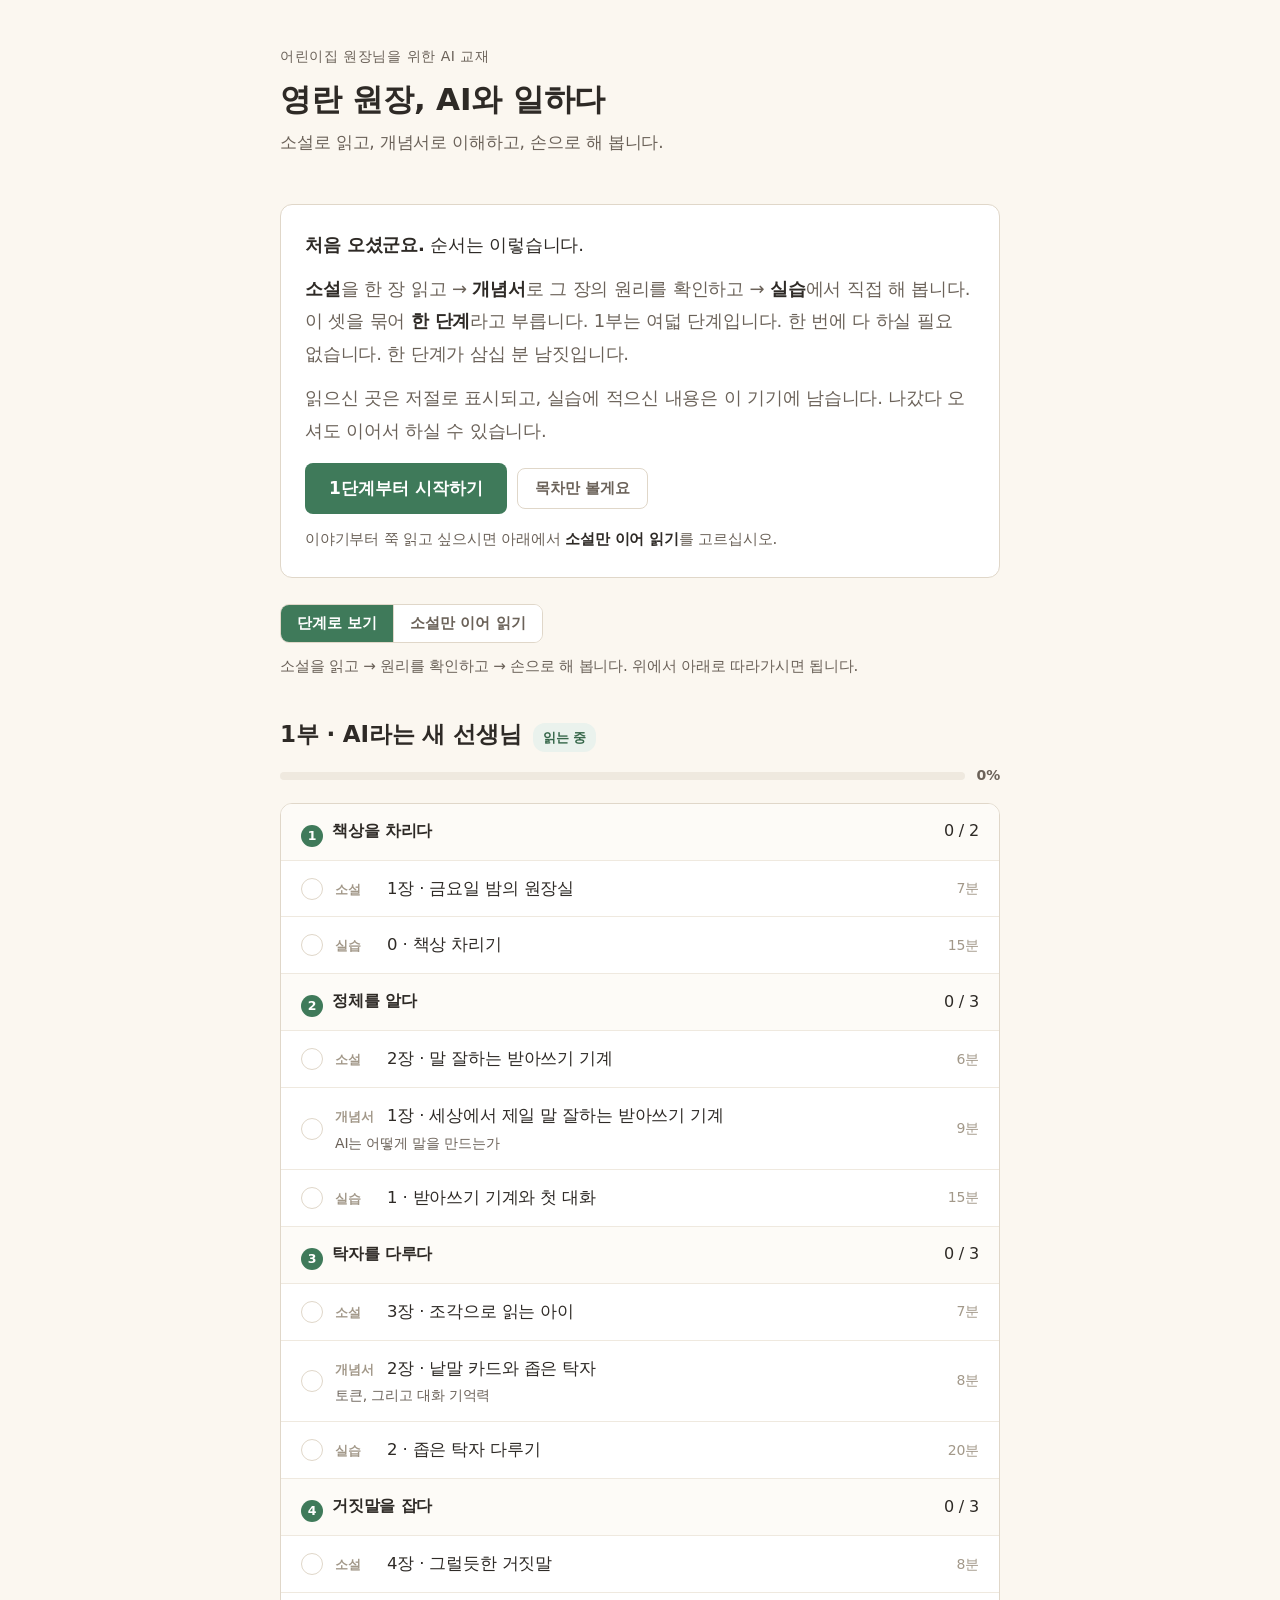
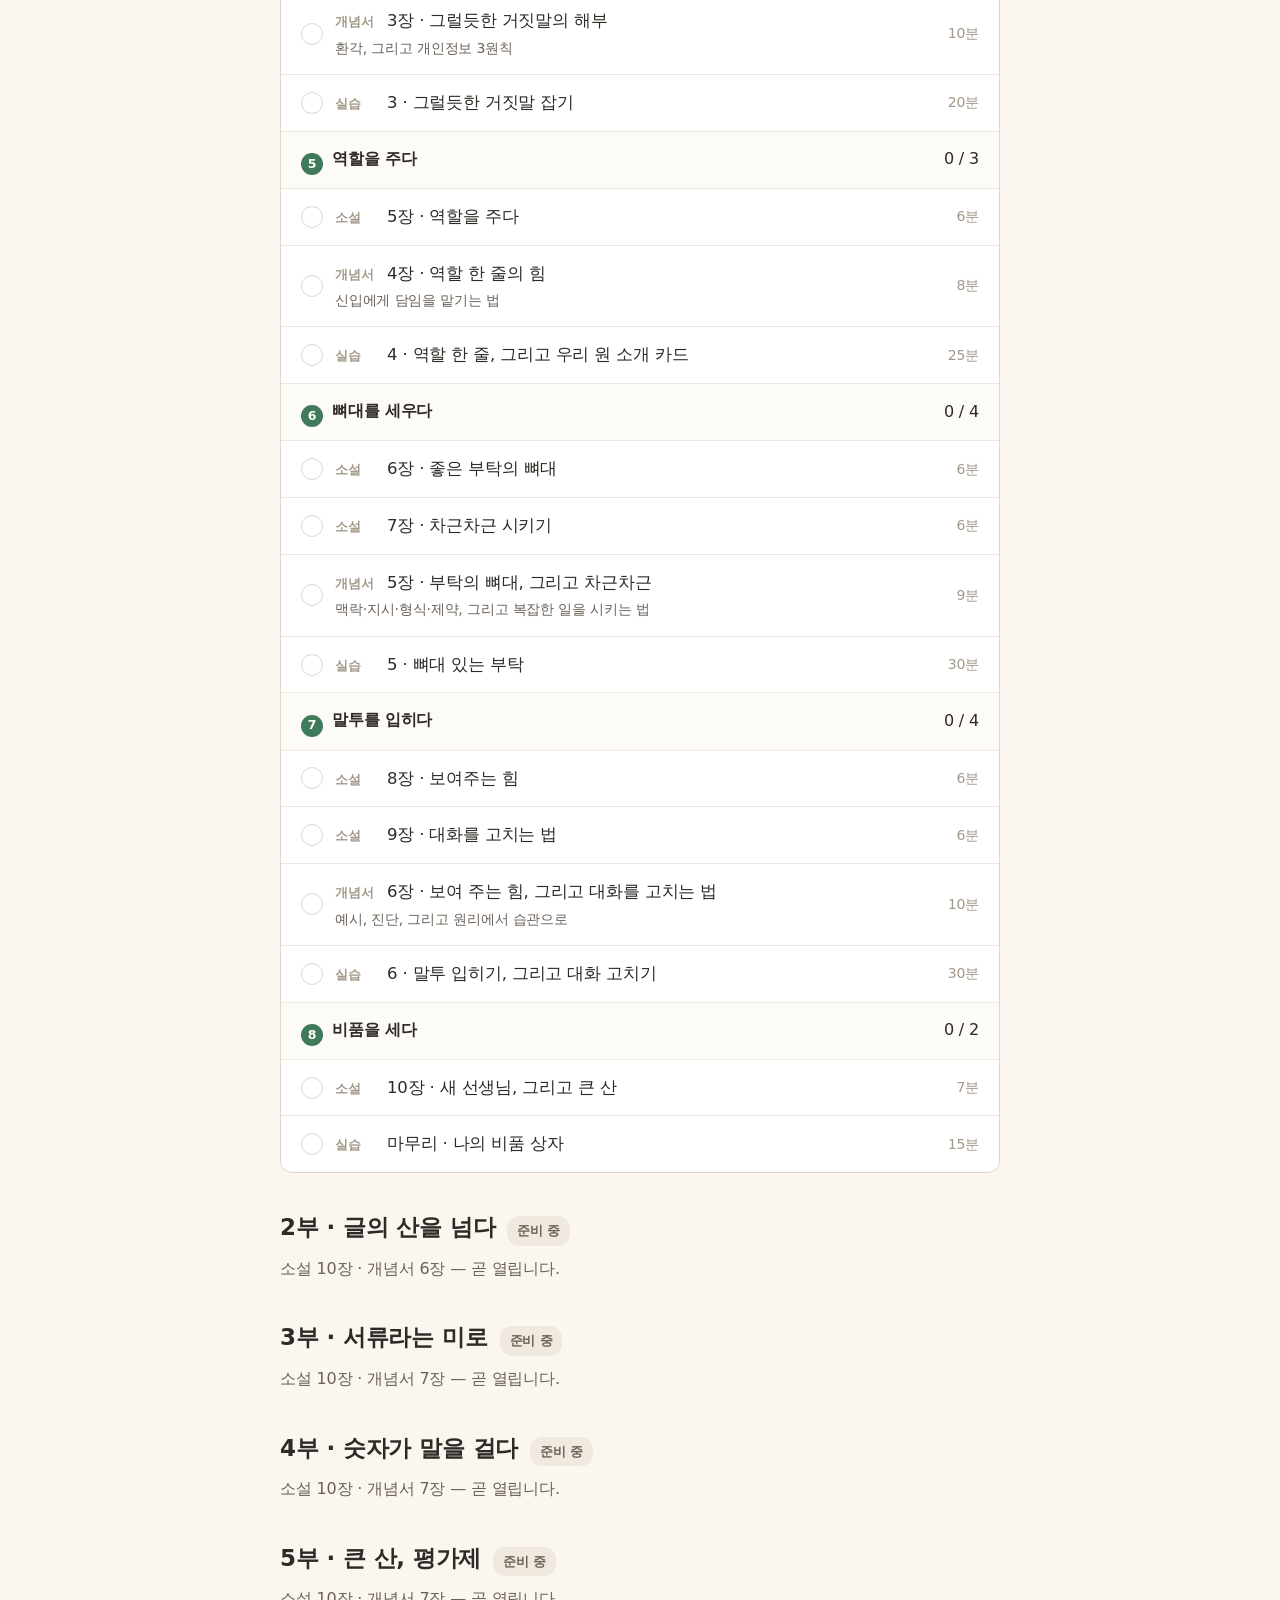
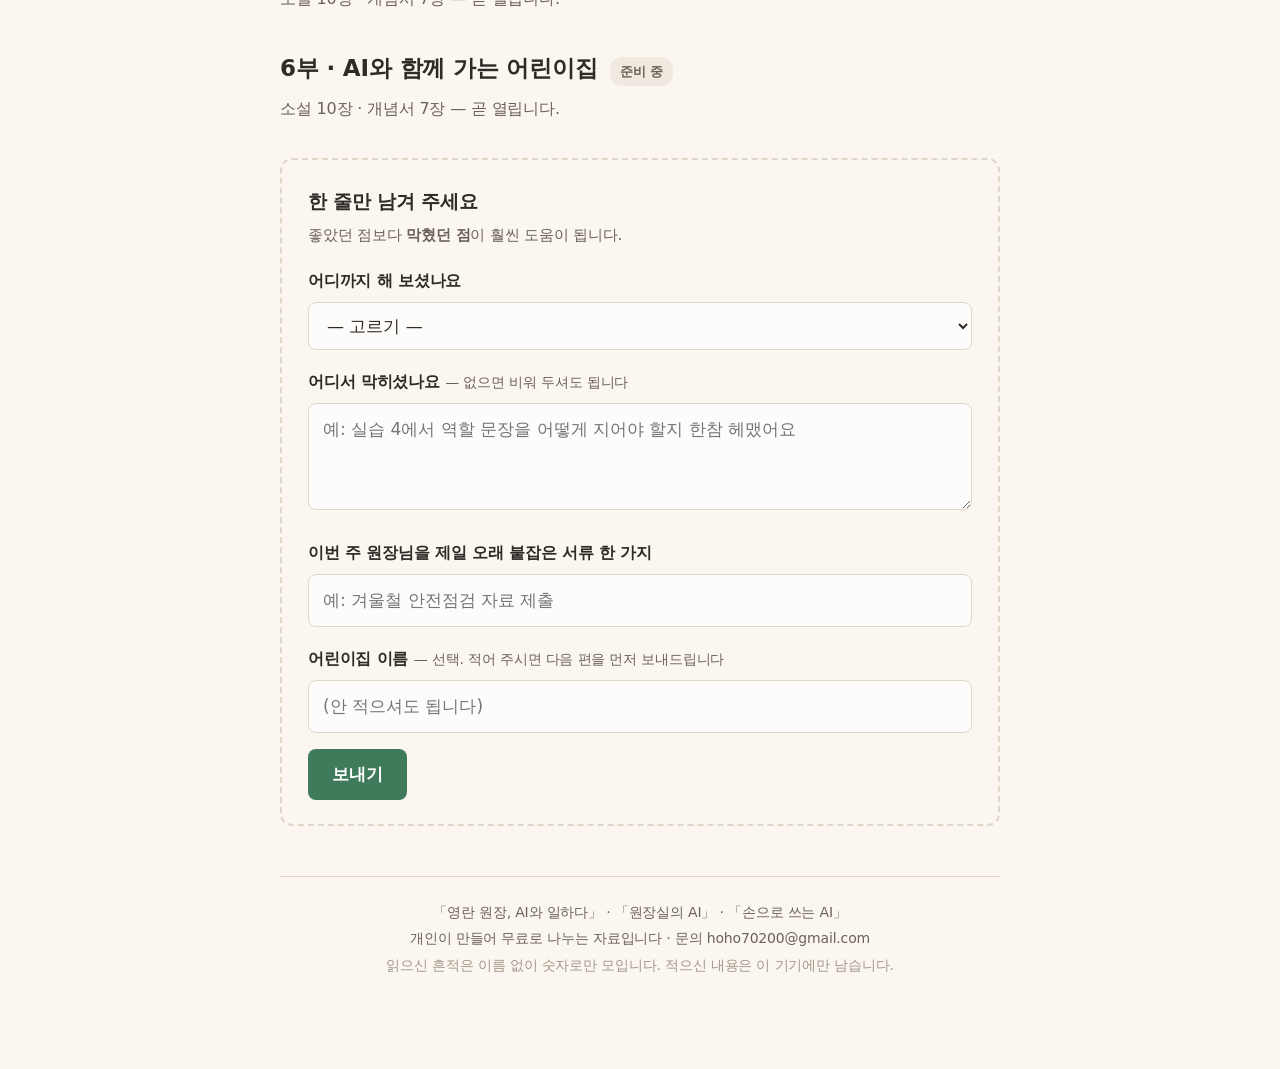
<file: index.html>
<!DOCTYPE html>
<html lang="ko">
<head>
<meta charset="UTF-8">
<meta name="viewport" content="width=device-width, initial-scale=1.0">
<meta name="robots" content="noindex, nofollow">   <!-- 검수 중 검색 차단. 공개할 때 이 줄만 지우세요 -->
<title>원장님 AI — 영란 원장, AI와 일하다</title>
<meta name="description" content="어린이집 원장님을 위한 AI 교재. 소설로 읽고, 개념서로 이해하고, 손으로 실습합니다.">
<link rel="stylesheet" href="assets/style.css?v=2607271530">
</head>
<body>

<div class="wrap">

<header>
  <div class="series">어린이집 원장님을 위한 AI 교재</div>
  <h1>영란 원장, AI와 일하다</h1>
  <p class="sub">소설로 읽고, 개념서로 이해하고, 손으로 해 봅니다.</p>
</header>

<div class="card" id="welcome" style="display:none">
  <p style="margin:0 0 12px"><b>처음 오셨군요.</b> 순서는 이렇습니다.</p>
  <p style="margin:0 0 12px; color:var(--ink-soft)">
    <b style="color:var(--ink)">소설</b>을 한 장 읽고 →
    <b style="color:var(--ink)">개념서</b>로 그 장의 원리를 확인하고 →
    <b style="color:var(--ink)">실습</b>에서 직접 해 봅니다.
    이 셋을 묶어 <b style="color:var(--ink)">한 단계</b>라고 부릅니다. 1부는 여덟 단계입니다.
    한 번에 다 하실 필요 없습니다. 한 단계가 삼십 분 남짓입니다.
  </p>
  <p style="margin:0 0 12px; color:var(--ink-soft)">
    읽으신 곳은 저절로 표시되고, 실습에 적으신 내용은 이 기기에 남습니다.
    나갔다 오셔도 이어서 하실 수 있습니다.
  </p>
  <div class="btn-row">
    <button class="btn" onclick="startHere()">1단계부터 시작하기</button>
    <button class="btn-ghost" onclick="hideWelcome()">목차만 볼게요</button>
  </div>
  <p style="margin:12px 0 0; color:var(--ink-soft); font-size:15px">
    이야기부터 쭉 읽고 싶으시면 아래에서 <b style="color:var(--ink)">소설만 이어 읽기</b>를 고르십시오.
  </p>
</div>

<div id="modebar"></div>
<div id="resume"></div>
<div id="parts"><div class="loading">불러오는 중…</div></div>

<div class="fb">
  <h3>한 줄만 남겨 주세요</h3>
  <p class="why">좋았던 점보다 <b>막혔던 점</b>이 훨씬 도움이 됩니다.</p>

  <label>어디까지 해 보셨나요</label>
  <select id="fb_far">
    <option value="">— 고르기 —</option>
    <option>실습까지 해서 실제로 써 봤다</option>
    <option>소설과 개념서는 읽었다</option>
    <option>소설만 읽었다</option>
    <option>둘러보기만 했다</option>
  </select>

  <label>어디서 막히셨나요 <span class="hint">— 없으면 비워 두셔도 됩니다</span></label>
  <textarea id="fb_stuck" rows="3" placeholder="예: 실습 4에서 역할 문장을 어떻게 지어야 할지 한참 헤맸어요"></textarea>

  <label>이번 주 원장님을 <b>제일 오래 붙잡은 서류</b> 한 가지</label>
  <input type="text" id="fb_doc" placeholder="예: 겨울철 안전점검 자료 제출">

  <label>어린이집 이름 <span class="hint">— 선택. 적어 주시면 다음 편을 먼저 보내드립니다</span></label>
  <input type="text" id="fb_name" placeholder="(안 적으셔도 됩니다)">

  <div class="btn-row"><button class="btn" onclick="sendFeedback()">보내기</button></div>
</div>

<footer>
  「영란 원장, AI와 일하다」 · 「원장실의 AI」 · 「손으로 쓰는 AI」<br>
  개인이 만들어 무료로 나누는 자료입니다 · 문의 hoho70200@gmail.com<br>
  <span style="color:var(--ink-faint)">읽으신 흔적은 이름 없이 숫자로만 모입니다. 적으신 내용은 이 기기에만 남습니다.</span>
</footer>

</div>

<script src="assets/app.js?v=2607271530"></script>
<script>
let INDEX = null, PRACTICE = null, FIRST = null;

const KIND_NAME = { novel:"소설", concept:"개념서", practice:"실습" };

function itemHref(kind, part, ch){
  return kind === "practice"
    ? `practice.html?part=${part}&id=${ch}`
    : `read.html?kind=${kind}&part=${part}&ch=${ch}`;
}

const KIND_TAG = { novel:"소설", concept:"개념서", practice:"실습" };

function row(it){
  const done = Flow.done(it);
  const num  = it.kind === "practice" ? it.no : (it.ch === 99 ? "부록" : it.ch + "장");
  const mins = it.kind === "practice" ? (it.time || "") : it.minutes + "분";
  const sub  = it.sub ? `<small>${esc(it.sub)}</small>` : "";
  return `<a class="toc-item${done ? " done" : ""}" href="${Flow.href(it)}">
      <span class="dot">${done ? "✓" : ""}</span>
      <span class="t"><span class="kindtag">${KIND_TAG[it.kind]}</span>${esc(num)} · ${esc(it.title)}${sub}</span>
      <span class="m">${esc(mins)}</span>
    </a>`;
}

function stageBlock(s, partN){
  // 단계 안의 항목에는 부 번호가 없으므로 여기서 붙여 줍니다
  const items = s.items.map(it => Object.assign({ part: partN }, it));
  const done  = items.filter(Flow.done).length;
  return `<div class="toc-group${done === items.length ? " stage-done" : ""}">
      <div class="toc-title">
        <span><span class="stage-n">${s.n}</span>${esc(s.name)}</span>
        <span style="font-weight:400">${done} / ${items.length}</span>
      </div>
      ${items.map(row).join("")}
    </div>`;
}

function render(){
  const mode = Mode.get();
  $("#modebar").innerHTML = `
    <div class="modes">
      <button class="${mode === "stage" ? "on" : ""}" onclick="setMode('stage')">단계로 보기</button>
      <button class="${mode === "novel" ? "on" : ""}" onclick="setMode('novel')">소설만 이어 읽기</button>
    </div>
    <p class="modehint">${mode === "stage"
      ? "소설을 읽고 → 원리를 확인하고 → 손으로 해 봅니다. 위에서 아래로 따라가시면 됩니다."
      : "이야기만 10장 이어서 읽습니다. 개념서와 실습은 잠시 접어 둡니다."}</p>`;

  $("#parts").innerHTML = INDEX.parts.map(p => {
    if(!p.open){
      return `<div class="part">
        <div class="part-head"><h2>${p.n}부 · ${esc(p.title)}</h2>
             <span class="tag">준비 중</span></div>
        <p class="part-desc">소설 ${p.novel.length}장 · 개념서 ${p.concept.length}장 — 곧 열립니다.</p>
      </div>`;
    }
    const pct = Progress.partPct(p, mode);
    const body = (mode === "stage" && p.stages)
      ? p.stages.map(s => stageBlock(s, p.n)).join("")
      : `<div class="toc-group">
           <div class="toc-title"><span>소설 — 이야기로 이어 읽기</span>
             <span style="font-weight:400">${Flow.seq(p, "novel").filter(Flow.done).length} / ${p.novel.length}</span></div>
           ${Flow.seq(p, "novel").map(row).join("")}
         </div>`;
    return `<div class="part">
      <div class="part-head"><h2>${p.n}부 · ${esc(p.title)}</h2>
           <span class="tag open">읽는 중</span></div>
      <div class="prog"><div class="track"><div class="fill" style="width:${pct}%"></div></div>
           <span class="pct">${pct}%</span></div>
      <div style="height:14px"></div>
      <div class="toc">${body}</div>
    </div>`;
  }).join("");

  renderResume();
}

function setMode(m){
  Mode.set(m);
  track("mode_change", { value: m });
  render();
}

function nextUp(){ return Flow.all(INDEX).find(it => !Flow.done(it)); }

function renderResume(){
  const seq = Flow.all(INDEX);
  const doneN = seq.filter(Flow.done).length;
  const n = nextUp();
  if(!n || doneN === 0){ $("#resume").innerHTML = ""; return; }
  const where = n.stage ? `${n.stageN}단계 「${n.stage}」 · ` : "";
  $("#resume").innerHTML = `<div class="card" style="border-color:var(--accent)">
      <p style="margin:0 0 4px; color:var(--ink-soft); font-size:15px">여기까지 하셨습니다 — ${doneN} / ${seq.length}</p>
      <p style="margin:0 0 14px; font-size:19px; font-weight:600">${esc(where)}${esc(Flow.label(n))}</p>
      <a class="btn" style="display:inline-block; text-decoration:none"
         href="${Flow.href(n)}" onclick="track('resume_click')">이어서 하기</a>
    </div>`;
}

function startHere(){
  const n = nextUp();
  track("start_click");
  location.href = n ? Flow.href(n) : "read.html?kind=novel&part=1&ch=1";
}
function hideWelcome(){
  Store.set("seen_welcome", 1);
  $("#welcome").style.display = "none";
  track("welcome_dismiss");
}

function sendFeedback(){
  const d = {
    site: CONFIG.SITE, device: anonId(),
    far:  $("#fb_far").value,
    stuck:$("#fb_stuck").value.trim(),
    doc:  $("#fb_doc").value.trim(),
    center: $("#fb_name").value.trim(),
    path: "index"
  };
  if(!d.far && !d.stuck && !d.doc){ toast("한 칸이라도 채워 주세요"); return; }

  track("feedback", { value: (d.far || "-") + " / " + (d.doc || "-") });

  if(CONFIG.SUPABASE_URL && KEY_OK && !isTester()){
    fetch(CONFIG.SUPABASE_URL.replace(/\/$/,"") + "/rest/v1/feedback", {
      method:"POST",
      headers:{ "Content-Type":"application/json",
                "apikey": CONFIG.SUPABASE_ANON_KEY,
                "Authorization": "Bearer " + CONFIG.SUPABASE_ANON_KEY,
                "Prefer":"return=minimal" },
      body: JSON.stringify([d])
    }).catch(() => {});
  }
  ["fb_stuck","fb_doc","fb_name"].forEach(i => $("#" + i).value = "");
  $("#fb_far").value = "";
  toast("고맙습니다. 잘 받았습니다");
}

(async function(){
  try{
    [INDEX, PRACTICE] = await Promise.all([Data.index(), Data.practice()]);
  }catch(e){ fail("자료를 불러오지 못했습니다. 잠시 후 다시 열어 주세요."); return; }

  // 처음 오신 분에게만 — 이미 읽으신 흔적이 있으면 띄우지 않습니다
  const fresh = !Store.get("seen_welcome") && !Object.keys(Progress.all()).length;
  if(fresh) $("#welcome").style.display = "block";
  render();
  track("home_view", { value: document.referrer ? document.referrer.slice(0,120) : "직접" });
  Dwell.start({ kind: "home" });   // 목차를 얼마나 들여다보고 고르시는지
})();
</script>
</body>
</html>
</file>
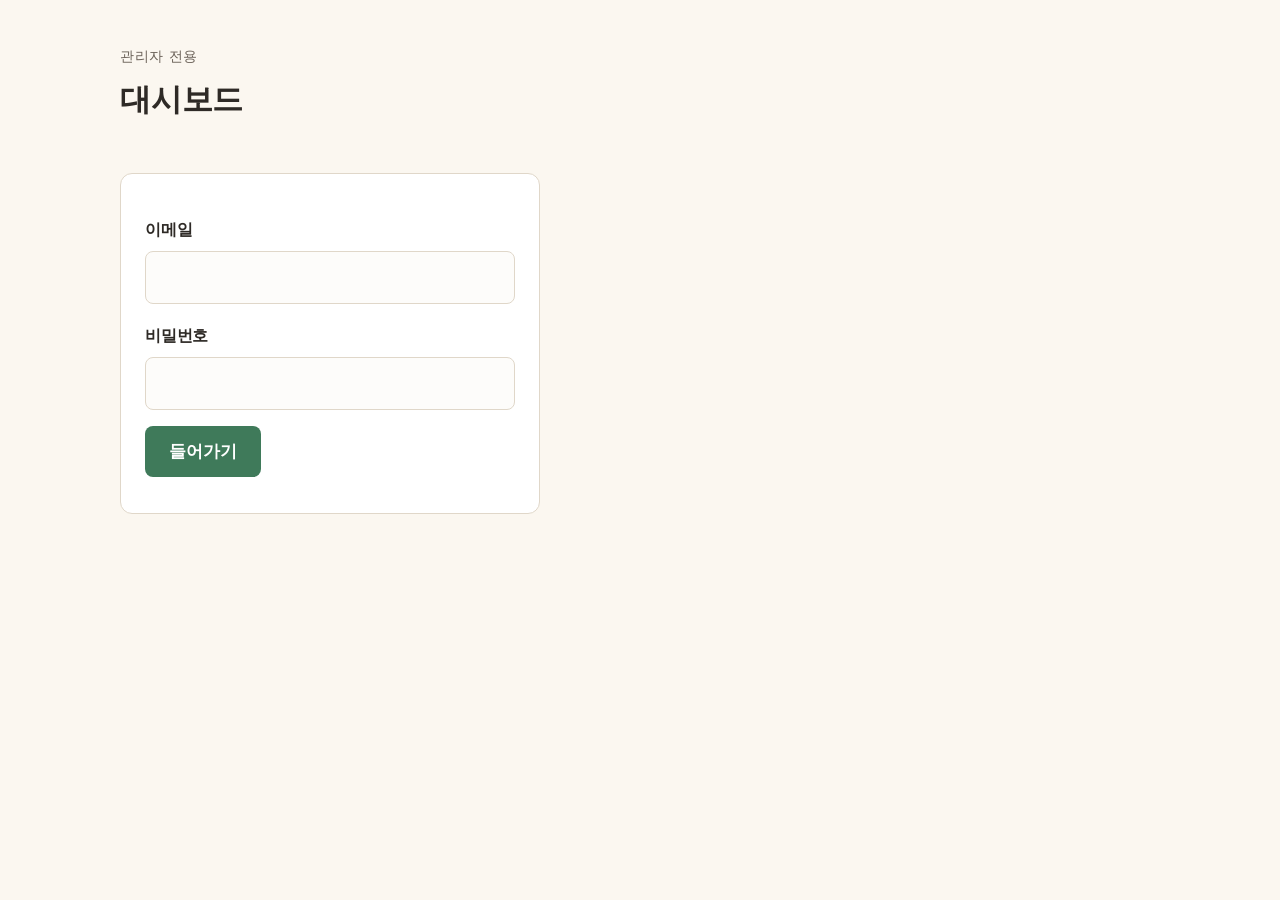
<file: admin.html>
<!DOCTYPE html>
<html lang="ko">
<head>
<meta charset="UTF-8">
<meta name="viewport" content="width=device-width, initial-scale=1.0">
<meta name="robots" content="noindex, nofollow">
<title>대시보드 — 원장님 AI</title>
<link rel="stylesheet" href="assets/style.css?v=2607271530">
<style>
  .grid{display:grid; grid-template-columns:repeat(auto-fit,minmax(160px,1fr)); gap:12px; margin:18px 0;}
  .stat{background:var(--white); border:1px solid var(--line); border-radius:12px; padding:16px 18px;}
  .stat .k{font-size:13.5px; color:var(--ink-soft);}
  .stat .v{font-size:29px; font-weight:700; line-height:1.25; margin-top:2px;}
  .stat .n{font-size:13px; color:var(--ink-faint);}

  .fun{margin:6px 0 0;}
  .fun .r{display:flex; align-items:center; gap:12px; margin-bottom:9px;}
  .fun .lb{width:150px; flex:none; font-size:15px; color:var(--ink-soft);}
  .fun .tr{flex:1; height:26px; background:var(--line-soft); border-radius:5px; overflow:hidden;}
  .fun .fl{height:100%; background:var(--accent); border-radius:5px; min-width:2px; transition:width .5s;}
  .fun .vv{width:96px; flex:none; text-align:right; font-size:15px; font-weight:600;}
  .fun .vv small{font-weight:400; color:var(--ink-faint);}

  table{width:100%; border-collapse:collapse; font-size:15px;}
  /* 칸이 많은 표는 글자를 눌러 접지 말고 옆으로 밀어 봅니다 */
  .tbl{overflow-x:auto;}
  .tbl table{min-width:660px;}
  .tbl td, .tbl th{white-space:nowrap;}
  .tbl td:nth-child(2){white-space:normal;}
  th,td{padding:9px 8px; text-align:left; border-bottom:1px solid var(--line-soft);}
  th{font-size:13.5px; color:var(--ink-soft); font-weight:600;}
  td.n{text-align:right; font-variant-numeric:tabular-nums;}
  .mini{height:8px; background:var(--line-soft); border-radius:4px; overflow:hidden; min-width:60px;}
  .mini i{display:block; height:100%; background:var(--accent);}
  .drop{color:var(--warm); font-weight:600;}

  .spark{display:flex; align-items:flex-end; gap:3px; height:70px; margin:10px 0 4px;}
  .spark i{flex:1; background:var(--accent); border-radius:2px 2px 0 0; min-height:2px; opacity:.85;}

  .quote-fb{background:var(--white); border-left:3px solid var(--warm); border-radius:0 8px 8px 0;
            padding:13px 16px; margin:0 0 10px; font-size:16px;}
  .quote-fb .m{font-size:13px; color:var(--ink-faint); margin-top:5px;}
  h2.sec{font-size:20px; margin:38px 0 4px;}
  p.secd{color:var(--ink-soft); font-size:15px; margin:0 0 12px;}
  .setup{background:var(--warm-soft); border:1px solid #F0D8C4; border-radius:12px; padding:20px 22px;}
  .setup code{background:#fff; padding:2px 6px; border-radius:4px; font-family:var(--mono); font-size:14px;}
</style>
</head>
<body>

<div class="wrap-wide">

<div id="login" style="display:none">
  <header><div class="series">관리자 전용</div><h1>대시보드</h1></header>
  <div class="card" style="max-width:420px">
    <label>이메일</label>
    <input type="email" id="em" autocomplete="username">
    <label>비밀번호</label>
    <input type="password" id="pw" autocomplete="current-password">
    <div class="btn-row"><button class="btn" id="go">들어가기</button></div>
    <p id="lerr" style="color:#B3392F; font-size:15px; margin:12px 0 0"></p>
  </div>
</div>

<div id="setup" style="display:none">
  <header><h1>아직 연결 전입니다</h1></header>
  <div class="setup">
    <p style="margin:0 0 12px"><b>assets/app.js</b> 맨 위 <code>CONFIG</code>에
       Supabase 주소와 anon 키를 넣으면 이 화면이 대시보드로 바뀝니다.</p>
    <p style="margin:0 0 12px; color:var(--ink-soft)">키는 <code>eyJ</code> 나 <code>sb_</code> 로 시작합니다.
       <code>여기에_붙여넣기</code> 자리표시자가 그대로면 통계가 한 건도 안 쌓입니다.</p>
    <p style="margin:0; color:var(--ink-soft)">순서는 <b>배포안내.md</b>에 적어 두었습니다.</p>
  </div>
</div>

<div id="dash" style="display:none">
  <header>
    <div class="series">원장님 AI · 관리자</div>
    <h1>얼마나 읽고 있나</h1>
    <div class="btn-row">
      <select id="days" style="width:auto">
        <option value="7">최근 7일</option>
        <option value="30" selected>최근 30일</option>
        <option value="90">최근 90일</option>
        <option value="3650">전체 기간</option>
      </select>
      <button class="btn-ghost" onclick="loadAll()">새로 고침</button>
      <button class="btn-ghost" onclick="logout()">나가기</button>
    </div>
  </header>

  <div class="grid" id="stats"></div>

  <h2 class="sec">깔때기</h2>
  <p class="secd">위에서 아래로 얼마나 새는지. <b>부탁 복사</b>가 실제로 AI를 써 봤다는 가장 강한 신호입니다.</p>
  <div class="card"><div class="fun" id="funnel"></div></div>

  <h2 class="sec">얼마나 머무셨나</h2>
  <p class="secd">화면을 보고 계신 시간만 잽니다. 다른 탭으로 넘어가거나 90초 넘게 아무 움직임이 없으면
     시계를 멈추므로, 켜 놓고 자리를 뜬 시간은 빠집니다.</p>
  <div class="grid" id="timecards"></div>
  <div class="card tbl" style="padding:8px 20px"><table id="timekind"></table></div>

  <h2 class="sec">장별로 얼마나 머무셨나</h2>
  <p class="secd">오래 머물렀다고 다 좋은 것은 아닙니다 — 어려워서 붙잡혀 계실 수도 있습니다.
     <b>예상</b>은 글 길이로 잡은 읽는 시간입니다. 예상보다 한참 짧으면 훑고 지나간 장,
     한참 길면 걸린 장으로 보십시오.</p>
  <div class="card tbl" style="padding:8px 20px"><table id="timech"></table></div>

  <h2 class="sec">얼마나 내려 읽었나</h2>
  <p class="secd">장을 한 번 연 것을 하나로 셉니다. “끝까지”는 그 장의 맨 아래까지 내려간 열람입니다.</p>
  <div class="card"><div class="fun" id="depth"></div></div>

  <h2 class="sec">어디서 멈추나</h2>
  <p class="secd">연 사람 대비 끝낸 사람. <span class="drop">주황색</span>은 이탈이 특히 큰 곳 — 그 장에 문제가 있다는 뜻입니다.</p>
  <div class="card tbl" style="padding:8px 20px"><table id="chapters"></table></div>

  <h2 class="sec">날짜별</h2>
  <div class="card"><div class="spark" id="spark"></div>
    <p style="margin:0; font-size:14px; color:var(--ink-faint)" id="sparkl"></p></div>

  <h2 class="sec">제일 오래 붙잡은 서류</h2>
  <p class="secd">원장님들이 직접 적어 주신 것. <b>여기가 서비스의 재료입니다.</b></p>
  <div class="card" style="padding:8px 20px"><table id="docs"></table></div>

  <h2 class="sec">막혔던 곳</h2>
  <p class="secd">최근 순서로 50건.</p>
  <div id="fbs"></div>

  <footer>이 화면은 로그인한 사람만 볼 수 있습니다.</footer>
</div>

</div>

<script src="assets/app.js?v=2607271530"></script>
<script>
const API = () => CONFIG.SUPABASE_URL.replace(/\/$/, "");
let TOKEN = sessionStorage.getItem("wai_tok") || "";

function headers(){
  return { "Content-Type":"application/json",
           "apikey": CONFIG.SUPABASE_ANON_KEY,
           "Authorization": "Bearer " + (TOKEN || CONFIG.SUPABASE_ANON_KEY) };
}

async function rpc(fn, args){
  const r = await fetch(`${API()}/rest/v1/rpc/${fn}`,
    { method:"POST", headers: headers(), body: JSON.stringify(args || {}) });
  if(r.status === 401){ logout(); throw new Error("다시 로그인해 주세요"); }
  if(!r.ok) throw new Error(fn + " " + r.status);
  return r.json();
}

async function rows(path){
  const r = await fetch(`${API()}/rest/v1/${path}`, { headers: headers() });
  if(!r.ok) throw new Error(path + " " + r.status);
  return r.json();
}

async function login(){
  const em = $("#em").value.trim(), pw = $("#pw").value;
  $("#lerr").textContent = "";
  try{
    const r = await fetch(`${API()}/auth/v1/token?grant_type=password`, {
      method:"POST",
      headers:{ "Content-Type":"application/json", "apikey": CONFIG.SUPABASE_ANON_KEY },
      body: JSON.stringify({ email: em, password: pw })
    });
    const j = await r.json();
    if(!r.ok || !j.access_token){
      $("#lerr").textContent = "이메일이나 비밀번호가 맞지 않습니다."; return;
    }
    TOKEN = j.access_token;
    sessionStorage.setItem("wai_tok", TOKEN);
    show("dash"); loadAll();
  }catch(e){ $("#lerr").textContent = "연결하지 못했습니다. 주소 설정을 확인해 주세요."; }
}

function logout(){
  TOKEN = ""; sessionStorage.removeItem("wai_tok"); show("login");
}

function show(which){
  ["login","setup","dash"].forEach(i => $("#" + i).style.display = i === which ? "block" : "none");
}

const num = n => (n == null ? "—" : Number(n).toLocaleString("ko-KR"));

/* 초를 사람이 읽는 말로 — 62 → "1분 2초" */
function dur(s){
  if(s == null) return "—";
  s = Math.round(s);
  if(s < 60) return s + "초";
  const m = Math.floor(s / 60), r = s % 60;
  if(m < 60) return r ? `${m}분 ${r}초` : `${m}분`;
  const h = Math.floor(m / 60);
  return `${h}시간 ${m % 60}분`;
}

function statCard(k, v, n){
  return `<div class="stat"><div class="k">${k}</div><div class="v">${num(v)}</div>
          <div class="n">${n || ""}</div></div>`;
}

/* 숫자가 아니라 시간·글자를 크게 보여 주는 칸 */
function textCard(k, v, n){
  return `<div class="stat"><div class="k">${k}</div>
          <div class="v" style="font-size:23px">${esc(v)}</div>
          <div class="n">${esc(n || "")}</div></div>`;
}

/* ── 장 이름표 ────────────────────────────────────────────────────
   대시보드에 "1부 소설 7"만 뜨면 어느 장인지 알 수 없습니다.
   사이트가 쓰는 원고 파일을 그대로 읽어 제목과 예상 시간을 붙입니다. */
const LABEL = {};
let NOVEL_CH = 10;

async function loadLabels(){
  const idx = await Data.index();
  const open = (idx.parts || []).filter(p => p.open);
  NOVEL_CH = open.reduce((s, p) => s + ((p.novel || []).length), 0) || 10;

  for(const p of open){
    const d = await Data.part(p.n);
    ["novel", "concept"].forEach(k => (d[k] || []).forEach(c => {
      LABEL[`${k}-${p.n}-${c.ch}`] =
        { title: (c.ch === 99 ? "부록" : c.ch + "장") + " · " + c.title, min: c.minutes };
    }));
  }
  const pr = await Data.practice();
  (pr.parts || []).forEach(p => (p.items || []).forEach(it => {
    LABEL[`practice-${p.n}-${it.id}`] =
      { title: "실습 " + it.no + " · " + it.title, min: parseInt(it.time, 10) || 0 };
  }));
}

const KIND_NAME = { novel:"소설", concept:"개념서", practice:"실습", home:"목차" };
const chLabel = r => (LABEL[`${r.kind}-${r.part}-${r.chapter}`] || {}).title || String(r.chapter);
const chMin   = r => (LABEL[`${r.kind}-${r.part}-${r.chapter}`] || {}).min || 0;

function funnelRows(el, data, total){
  const max = total || Math.max(1, ...data.map(d => d[1]));
  $(el).innerHTML = data.map(([label, v]) => {
    const pct = max ? Math.round(v / max * 100) : 0;
    return `<div class="r"><div class="lb">${esc(label)}</div>
      <div class="tr"><div class="fl" style="width:${pct}%"></div></div>
      <div class="vv">${num(v)} <small>${pct}%</small></div></div>`;
  }).join("");
}

async function loadAll(){
  const d = +$("#days").value;
  try{
    if(!Object.keys(LABEL).length) await loadLabels().catch(() => {});

    const [ov, ch, dy, dp, dc, tk, tc, fb] = await Promise.all([
      rpc("stats_overview", { days:d, novel_ch: NOVEL_CH }),
      rpc("stats_chapters", { days:d }),
      rpc("stats_daily",    { days:d }),
      rpc("stats_depth",    { days:d }),
      rpc("stats_docs",     { days:Math.max(d,90) }),
      rpc("stats_time",     { days:d }),
      rpc("stats_time_chapters", { days:d }),
      rows("feedback?select=created_at,far,stuck,doc,center&order=created_at.desc&limit=50")
    ]);

    $("#stats").innerHTML =
      statCard("들어온 사람", ov.visitors, "기기 기준") +
      statCard("소설을 연 사람", ov.opened_novel) +
      statCard("한 장이라도 끝낸 사람", ov.finished_any,
               ov.opened_novel ? Math.round(ov.finished_any / ov.opened_novel * 100) + "% (연 사람 대비)" : "") +
      statCard("소설을 다 읽은 사람", ov.finished_all,
               `${ov.novel_ch}장 전부 · 완독 ${ov.opened_novel ? Math.round(ov.finished_all / ov.opened_novel * 100) : 0}%`) +
      statCard("실습을 연 사람", ov.opened_prac) +
      statCard("부탁을 복사한 사람", ov.copied, "실행한 증거") +
      textCard("머문 시간 합계", dur((ov.stay_total_min || 0) * 60), "모두 더해서") +
      statCard("피드백", ov.feedback, "건");

    funnelRows("#funnel", [
      ["들어옴",         ov.visitors],
      ["소설 폄",        ov.opened_novel],
      ["한 장 끝냄",     ov.finished_any],
      [`소설 ${ov.novel_ch}장 완독`, ov.finished_all],
      ["실습 폄",        ov.opened_prac],
      ["부탁 복사",      ov.copied],
      ["AI 열기",        ov.opened_ai],
      ["인쇄",           ov.printed]
    ], ov.visitors);

    /* ── 머문 시간 ── */
    const byKind = {};
    (tk || []).forEach(r => byKind[r.kind] = r);
    const readCh = (tc || []).filter(r => r.kind !== "home");
    const longest  = readCh[0];
    const shortest = readCh[readCh.length - 1];

    $("#timecards").innerHTML =
      ["novel", "concept", "practice"].map(k => {
        const r = byKind[k];
        return textCard(KIND_NAME[k] + " 평균", r ? dur(r.avg_sec) : "—",
          r ? `가운뎃값 ${dur(r.med_sec)} · ${num(r.views)}번 열림` : "아직 없음");
      }).join("") +
      textCard("제일 오래 머문 장", longest ? dur(longest.avg_sec) : "—",
               longest ? `${chLabel(longest)} · ${num(longest.views)}번 열림` : "아직 없음") +
      textCard("제일 빨리 지나친 장", shortest && shortest !== longest ? dur(shortest.avg_sec) : "—",
               shortest && shortest !== longest
                 ? `${chLabel(shortest)} · ${num(shortest.views)}번 열림` : "아직 없음") +
      textCard("한 번 열면", ov.stay_avg ? dur(ov.stay_avg) : "—", "평균으로 이만큼");

    $("#timekind").innerHTML =
      `<tr><th>구분</th><th class="n">열람</th><th class="n">사람</th><th class="n">평균</th>
           <th class="n">가운뎃값</th><th class="n">가장 길게</th><th class="n">가장 짧게</th></tr>` +
      ((tk || []).map(r => `<tr>
          <td>${esc(KIND_NAME[r.kind] || r.kind)}</td>
          <td class="n">${num(r.views)}</td><td class="n">${num(r.people)}</td>
          <td class="n"><b>${dur(r.avg_sec)}</b></td><td class="n">${dur(r.med_sec)}</td>
          <td class="n">${dur(r.max_sec)}</td><td class="n">${dur(r.min_sec)}</td>
        </tr>`).join("")
        || `<tr><td colspan="7" style="color:var(--ink-faint)">아직 자료가 없습니다. (사이트를 새로 올리신 뒤부터 쌓입니다)</td></tr>`);

    $("#timech").innerHTML =
      `<tr><th>구분</th><th>장</th><th class="n">열람</th><th class="n">평균</th>
           <th class="n">예상</th><th class="n">가장 길게</th><th class="n">가장 짧게</th></tr>` +
      (readCh.map(r => {
        const est = chMin(r) * 60;
        const rel = est ? Math.round(r.avg_sec / est * 100) : null;
        const warn = rel != null && (rel < 40 || rel > 200);
        return `<tr>
          <td>${r.part}부 ${esc(KIND_NAME[r.kind] || r.kind)}</td>
          <td>${esc(chLabel(r))}</td>
          <td class="n">${num(r.views)}</td>
          <td class="n"><b>${dur(r.avg_sec)}</b></td>
          <td class="n" style="${warn ? "color:var(--warm);font-weight:600" : "color:var(--ink-faint)"}">
              ${est ? dur(est) + (rel != null ? ` (${rel}%)` : "") : "—"}</td>
          <td class="n">${dur(r.max_sec)}</td>
          <td class="n">${dur(r.min_sec)}</td>
        </tr>`;
      }).join("")
        || `<tr><td colspan="7" style="color:var(--ink-faint)">아직 자료가 없습니다.</td></tr>`);

    // 전체 열람을 100으로 놓아야 "열 번 열면 그중 몇 번"이 읽힙니다
    const dpAll = (dp || []).reduce((s, r) => s + Number(r.views || 0), 0);
    funnelRows("#depth", (dp || []).map(r => [r.depth, r.views]), dpAll);

    $("#chapters").innerHTML =
      `<tr><th>구분</th><th>장</th><th class="n">연 사람</th><th class="n">끝낸 사람</th>
           <th style="width:110px">완료율</th><th class="n">머문 시간</th></tr>` +
      (ch || []).map(r => {
        const pct = r.opened ? Math.round(r.finished / r.opened * 100) : 0;
        return `<tr><td>${r.part}부 ${KIND_NAME[r.kind] || r.kind}</td>
          <td>${esc(chLabel(r))}</td>
          <td class="n">${num(r.opened)}</td>
          <td class="n">${num(r.finished)}</td>
          <td><div class="mini"><i style="width:${pct}%"></i></div>
              <span style="font-size:13px;${pct < 40 ? "color:var(--warm);font-weight:600" : "color:var(--ink-faint)"}">${pct}%</span></td>
          <td class="n">${r.avg_sec ? dur(r.avg_sec) : "—"}</td>
        </tr>`;
      }).join("") || `<tr><td colspan="6" style="color:var(--ink-faint)">아직 자료가 없습니다.</td></tr>`;

    const mx = Math.max(1, ...(dy || []).map(r => r.visitors));
    $("#spark").innerHTML = (dy || []).map(r =>
      `<i style="height:${Math.round(r.visitors / mx * 100)}%" title="${r.day} · ${r.visitors}명"></i>`).join("")
      || `<span style="color:var(--ink-faint);font-size:15px">아직 자료가 없습니다.</span>`;
    $("#sparkl").textContent = (dy && dy.length)
      ? `${dy[0].day} ~ ${dy[dy.length-1].day} · 하루 최대 ${mx}명` : "";

    $("#docs").innerHTML =
      `<tr><th>서류</th><th class="n">횟수</th></tr>` +
      (dc || []).map(r => `<tr><td>${esc(r.doc)}</td><td class="n">${num(r.n)}</td></tr>`).join("")
      || `<tr><td colspan="2" style="color:var(--ink-faint)">아직 없습니다.</td></tr>`;

    $("#fbs").innerHTML = (fb || []).filter(f => (f.stuck || "").trim()).map(f =>
      `<div class="quote-fb">${esc(f.stuck)}
        <div class="m">${(f.created_at || "").slice(0,10)}
          ${f.far ? " · " + esc(f.far) : ""}${f.center ? " · " + esc(f.center) : ""}</div></div>`).join("")
      || `<p style="color:var(--ink-faint)">아직 없습니다.</p>`;

  }catch(e){
    toast(e.message || "불러오지 못했습니다");
  }
}

(function(){
  if(!CONFIG.SUPABASE_URL || !KEY_OK){ show("setup"); return; }
  $("#go").onclick = login;
  $("#pw").addEventListener("keydown", e => { if(e.key === "Enter") login(); });
  $("#days").addEventListener("change", loadAll);
  if(TOKEN){ show("dash"); loadAll(); } else { show("login"); }
})();
</script>
</body>
</html>
</file>
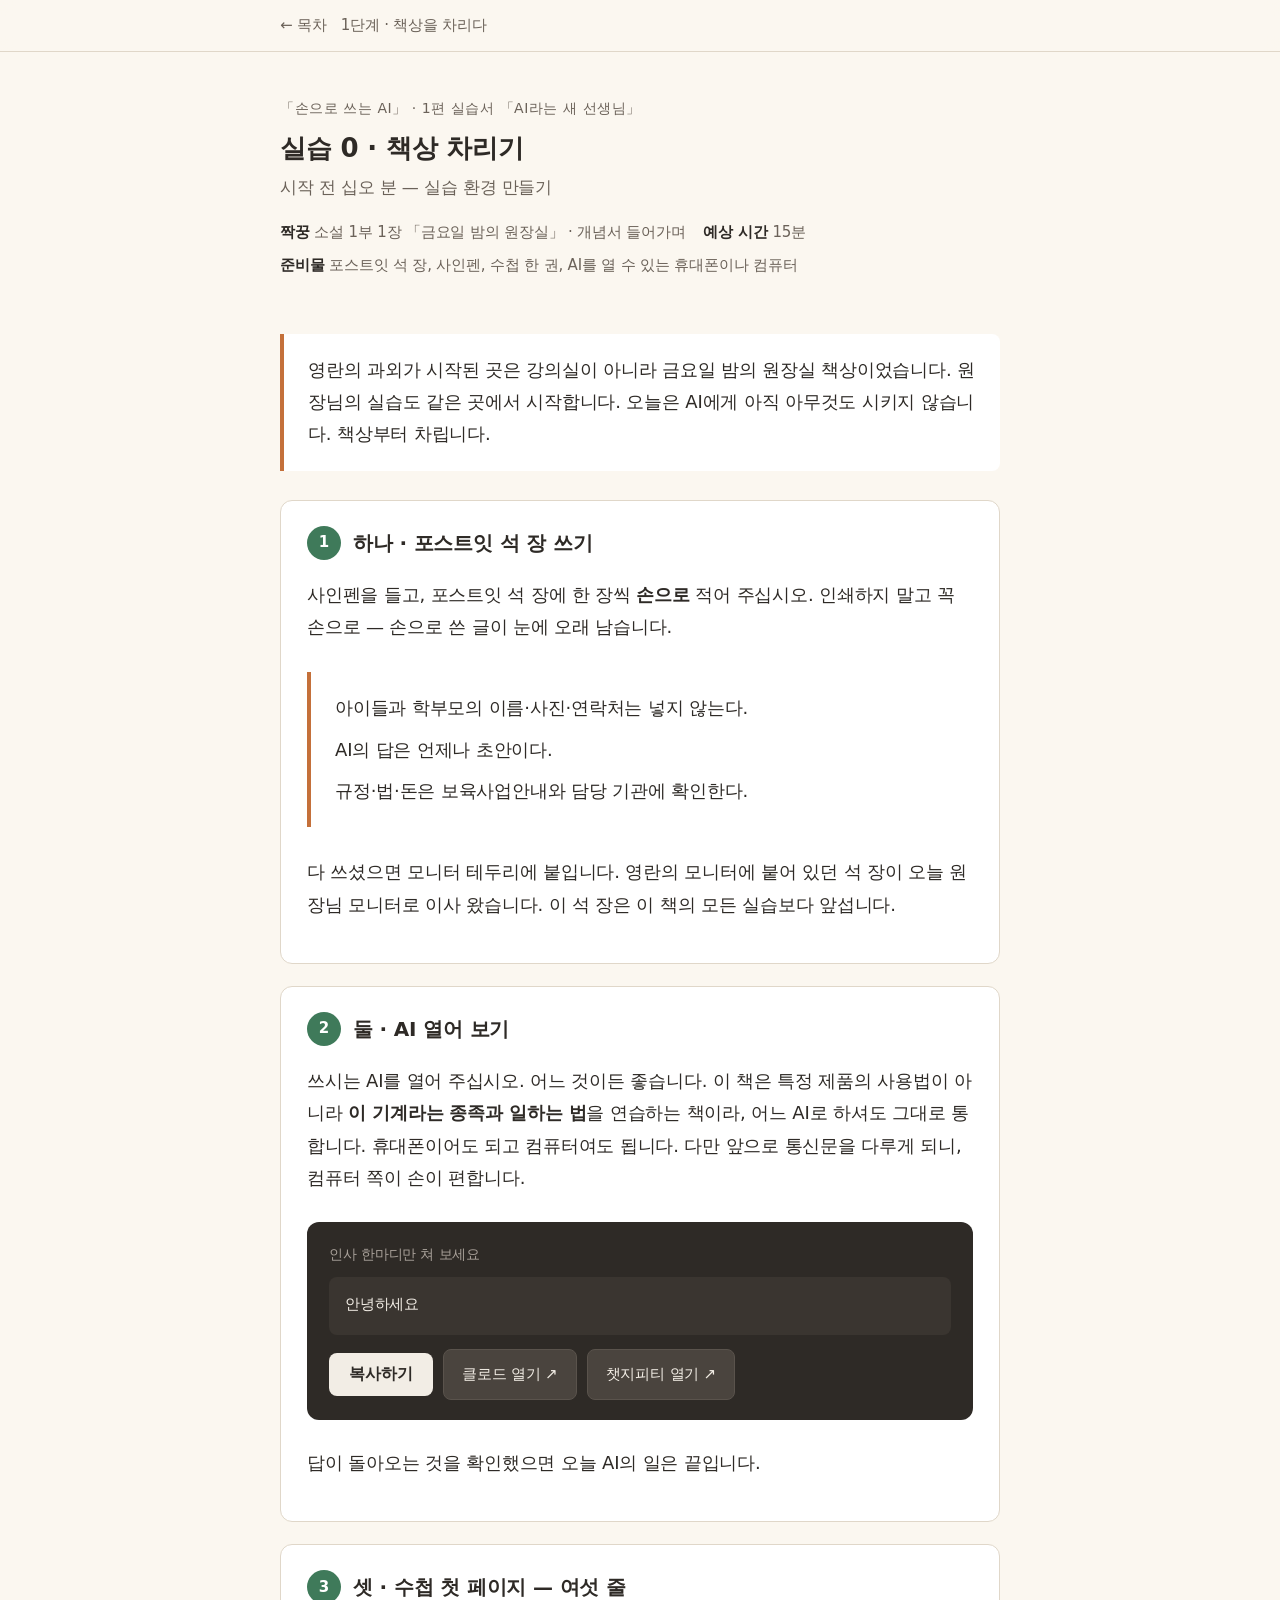
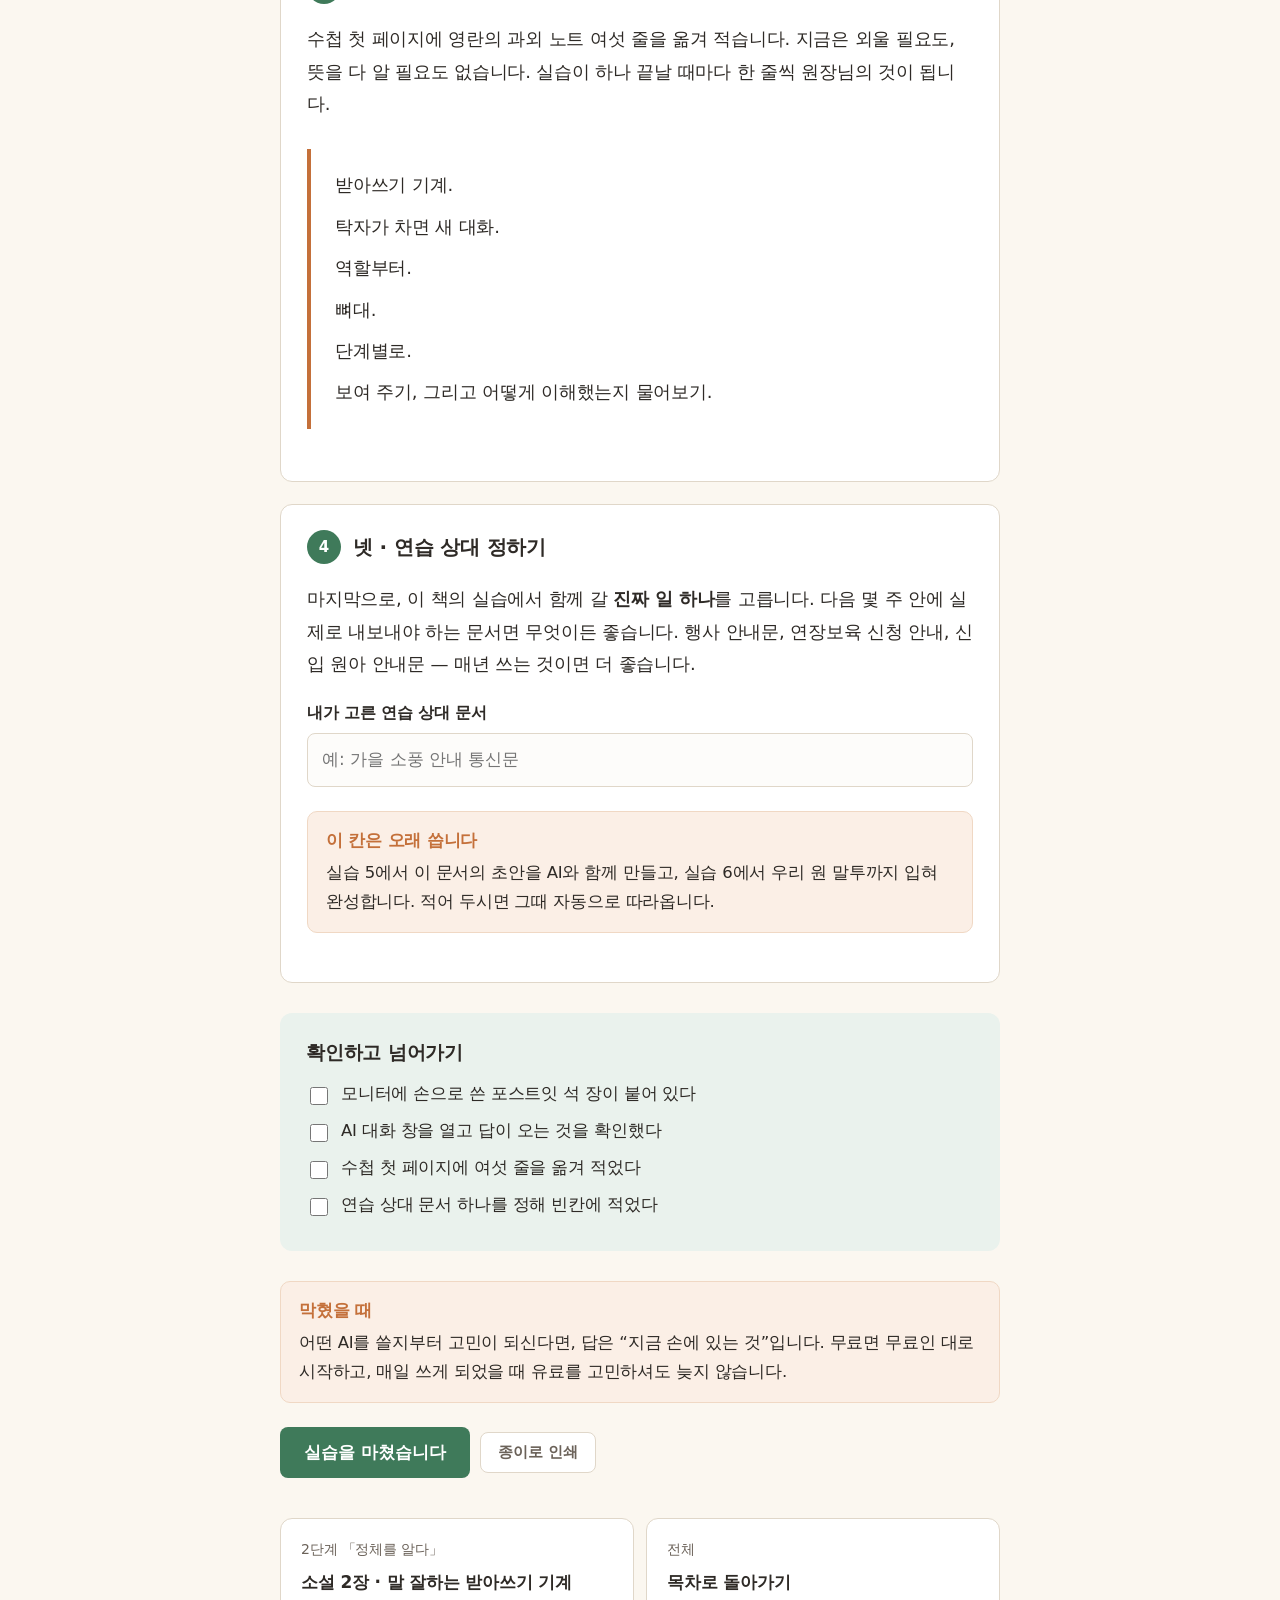
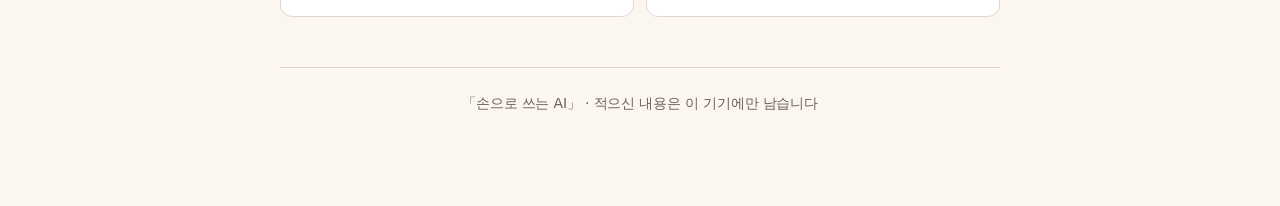
<file: practice.html>
<!DOCTYPE html>
<html lang="ko">
<head>
<meta charset="UTF-8">
<meta name="viewport" content="width=device-width, initial-scale=1.0">
<meta name="robots" content="noindex, nofollow">   <!-- 검수 중 검색 차단. 공개할 때 이 줄만 지우세요 -->
<title>실습 — 원장님 AI</title>
<link rel="stylesheet" href="assets/style.css?v=2607271530">
<style>
  .recall{background:var(--accent-soft); border-radius:10px; padding:14px 18px; margin:1.4em 0;}
  .recall .rl{font-size:14px; color:var(--accent-dark); font-weight:600; margin-bottom:4px;}
  .recall .rv{font-size:16.5px; white-space:pre-wrap; word-break:break-word;}
  .recall .rv.none{color:var(--ink-faint); font-style:italic;}
  .kit{list-style:none; padding:0; margin:1.2em 0;}
  .kit li{display:flex; gap:11px; align-items:flex-start; padding:9px 0;
          border-bottom:1px solid var(--line-soft); font-size:16.5px;}
  .kit li:last-child{border-bottom:0;}
  .kit .mk{flex:none; width:22px; height:22px; border-radius:50%; border:1.5px solid var(--line);
           display:flex; align-items:center; justify-content:center; font-size:12px;
           color:var(--ink-faint); margin-top:3px;}
  .kit li.on .mk{background:var(--accent); border-color:var(--accent); color:#fff;}
  .kit small{color:var(--ink-soft);}
</style>
</head>
<body>

<div class="wrap">
  <header id="head"></header>
  <div id="intro"></div>
  <div id="body"><div class="loading">불러오는 중…</div></div>
  <div id="after"></div>
  <footer>「손으로 쓰는 AI」 · 적으신 내용은 이 기기에만 남습니다</footer>
</div>

<script src="assets/app.js?v=2607271530"></script>
<script>
const PART = parseInt(qs("part") || "1", 10);
const ID   = qs("id") || "1-0";
let ITEM = null, PARTITEMS = [];

/* ── 프롬프트 조립 ────────────────────────────────────────────
   {{칸이름}} 을 원장님이 적으신 값으로 바꿉니다.
   한 줄의 빈칸이 전부 비어 있으면 그 줄은 통째로 빠지고,
   일부만 비었으면 □□□ 로 표시해 무엇이 남았는지 보여 줍니다. */
function fill(tpl){
  const out = [];
  let any = false;
  tpl.split("\n").forEach(ln => {
    const refs = [...ln.matchAll(/\{\{(\w+)\}\}/g)].map(m => m[1]);
    if(refs.length){
      const got = refs.filter(r => Fields.get(r));
      if(!got.length) return;              // 통째로 빈 줄은 뺀다
      any = true;
      ln = ln.replace(/\{\{(\w+)\}\}/g, (_, r) => Fields.get(r) || "□□□");
    }
    out.push(ln);
  });
  return { text: out.join("\n").replace(/\n{3,}/g, "\n\n").trim(), any };
}

function buildHtml(b, i){
  return `<div class="pbox" data-build="${i}">
    <div class="plabel">${esc(b.label || "완성된 부탁")}</div>
    <pre id="bout${i}"></pre>
    ${b.hint ? `<p class="phint">${esc(b.hint)}</p>` : ""}
    <div class="btn-row" style="margin-top:14px">
      <button class="btn-copy" data-bcopy="${i}">복사하기</button>
      <a class="btn-open" href="https://claude.ai/new" target="_blank" rel="noopener"
         data-open="claude">클로드 열기 ↗</a>
      <a class="btn-open" href="https://chatgpt.com" target="_blank" rel="noopener"
         data-open="chatgpt">챗지피티 열기 ↗</a>
    </div>
  </div>`;
}

function renderBuild(i){
  const b = BUILDS[i];
  const r = fill(b.tpl);
  let text = r.text;
  if(!r.any && b.fallback) text = b.fallback;
  const el = $("#bout" + i);
  if(!text){
    el.innerHTML = `<span class="empty">위 칸을 채우시면 여기에 부탁이 조립됩니다.</span>`;
  }else{
    el.innerHTML = esc(text).replace(/□□□/g, "<mark>□□□</mark>");
  }
  if(b.id) Fields.set(b.id, text || "");
  return text;
}

const BUILDS = [];

function blockHtml(b){
  switch(b.t){
    case "p":     return `<p>${b.x}</p>`;
    case "quote": return `<div class="quote">${(b.x||[]).map(l=>`<div>${esc(l)}</div>`).join("")}</div>`;
    case "note":  return `<div class="note"><b class="h">${esc(b.h||"")}</b>${b.x}</div>`;
    case "prompt":
      return `<div class="pbox">
        <div class="plabel">${esc(b.label || "AI에 그대로 쳐 보세요")}</div>
        <pre>${esc(b.x)}</pre>
        <div class="btn-row" style="margin-top:14px">
          <button class="btn-copy" data-copy="${esc(b.x)}">복사하기</button>
          <a class="btn-open" href="https://claude.ai/new" target="_blank" rel="noopener" data-open="claude">클로드 열기 ↗</a>
          <a class="btn-open" href="https://chatgpt.com" target="_blank" rel="noopener" data-open="chatgpt">챗지피티 열기 ↗</a>
        </div></div>`;
    case "field": {
      const v = Fields.get(b.id);
      const rows = b.rows || 1;
      const inp = rows > 1
        ? `<textarea id="f_${b.id}" rows="${rows}" placeholder="${esc(b.ph||"")}">${esc(v)}</textarea>`
        : `<input type="text" id="f_${b.id}" placeholder="${esc(b.ph||"")}" value="${esc(v)}">`;
      return `<label for="f_${b.id}">${b.label}<span class="saved" id="s_${b.id}">저장됨</span></label>${inp}`;
    }
    case "recall": {
      const v = Fields.get(b.id);
      return `<div class="recall"><div class="rl">${esc(b.label)}</div>
        <div class="rv${v ? "" : " none"}">${v ? esc(v) : "아직 비어 있습니다 — 그 실습으로 돌아가 채우시면 여기에 따라옵니다."}</div></div>`;
    }
    case "build": { BUILDS.push(b); return buildHtml(b, BUILDS.length - 1); }
    case "box":   return kitHtml();
    default:      return "";
  }
}

const KIT = [
  ["p2_c1",   "조건 메모 — 새 대화의 첫 카드",              "1-2"],
  ["p4_role1","우리 원 역할 한 줄",                        "1-4"],
  ["p4_card", "우리 원 소개 카드",                          "1-4"],
  ["p5_ctx",  "뼈대 부탁 — 내년에도 날짜만 바꿔 다시 쓰는 비품", "1-5"],
  ["p6_ex1",  "예시 파일 — 이름 OO 처리된 통신문",           "1-6"],
  ["p3_fix1", "이름 지우기 손연습",                         "1-3"],
  ["doc",     "연습 상대 문서",                            "1-0"]
];

function kitHtml(){
  return `<ul class="kit">${KIT.map(([id, name, go]) => {
    const on = !!Fields.get(id);
    return `<li class="${on ? "on" : ""}"><span class="mk">${on ? "✓" : ""}</span>
      <span>${esc(name)}<br><small>${on ? "만들어져 있습니다" :
        `<a href="practice.html?part=1&id=${go}">실습 ${go.split("-")[1]}에서 만들기</a>`}</small></span></li>`;
  }).join("")}</ul>`;
}

function wire(){
  // 입력 저장
  $$("[id^='f_']").forEach(el => {
    const id = el.id.slice(2);
    let t = null;
    el.addEventListener("input", () => {
      Fields.set(id, el.value);
      BUILDS.forEach((_, i) => renderBuild(i));
      const s = $("#s_" + id);
      if(s){ s.classList.add("on"); clearTimeout(t); t = setTimeout(() => s.classList.remove("on"), 1200); }
    });
    el.addEventListener("change", () => {
      if(el.value.trim()) track("field_filled", { part: PART, chapter: ID, value: id });
    });
  });

  // 고정 부탁 복사
  $$("[data-copy]").forEach(b => b.onclick = () => {
    copyText(b.dataset.copy);
    track("prompt_copy", { part: PART, chapter: ID, kind: "fixed" });
  });

  // 조립된 부탁 복사 — 가장 중요한 신호입니다
  $$("[data-bcopy]").forEach(b => b.onclick = () => {
    const i = +b.dataset.bcopy;
    const text = renderBuild(i);
    if(!text){ toast("먼저 위 칸을 채워 주세요"); return; }
    copyText(text);
    track("build_copy", { part: PART, chapter: ID, kind: BUILDS[i].label, value: text.length + "자" });
  });

  $$("[data-open]").forEach(a => a.onclick = () =>
    track("open_ai", { part: PART, chapter: ID, value: a.dataset.open }));

  BUILDS.forEach((_, i) => renderBuild(i));
}

(async function(){
  let pdata, idx;
  try{
    [pdata, idx] = await Promise.all([Data.practice(), Data.index()]);
  }catch(e){ fail("실습을 불러오지 못했습니다."); return; }

  const part = (pdata.parts || []).find(p => p.n === PART);
  if(!part){ fail("이 부의 실습을 찾지 못했습니다."); return; }
  PARTITEMS = part.items;
  ITEM = PARTITEMS.find(i => i.id === ID);
  if(!ITEM){ fail("이 실습을 찾지 못했습니다."); return; }

  const stg0 = ((idx.parts.find(p2 => p2.n === PART) || {}).stages || [])
                 .find(s2 => s2.items.some(x => x.kind === "practice" && x.id === ID));
  topBar("index.html", "목차",
    stg0 && Mode.get() === "stage" ? `${stg0.n}단계 · ${stg0.name}`
                                   : `${PART}부 · 실습 ${ITEM.no}`);
  document.title = `실습 ${ITEM.no} ${ITEM.title} — 원장님 AI`;

  $("#head").innerHTML = `
    <div class="series">「손으로 쓰는 AI」 · ${PART}편 실습서 「${esc(part.title)}」</div>
    <h1 class="small">실습 ${esc(ITEM.no)} · ${esc(ITEM.title)}</h1>
    ${ITEM.sub ? `<p class="sub">${esc(ITEM.sub)}</p>` : ""}
    <div class="meta">
      ${ITEM.pair ? `<span><b>짝꿍</b> ${esc(ITEM.pair)}</span>` : ""}
      ${ITEM.time ? `<span><b>예상 시간</b> ${esc(ITEM.time)}</span>` : ""}
      ${ITEM.prep ? `<span><b>준비물</b> ${esc(ITEM.prep)}</span>` : ""}
    </div>`;

  $("#intro").innerHTML = ITEM.intro
    ? `<div class="quote"><div>${ITEM.intro}</div></div>` : "";

  $("#body").innerHTML = ITEM.sections.map((s, n) => `
    <div class="step">
      <div class="step-head"><div class="num">${n + 1}</div><h2>${esc(s.h)}</h2></div>
      ${s.blocks.map(blockHtml).join("")}
    </div>`).join("");

  // 확인하고 넘어가기
  const saved = Store.get("checks_" + ID, []);
  const checkHtml = (ITEM.check || []).map((c, i) =>
    `<label><input type="checkbox" data-c="${i}"${saved[i] ? " checked" : ""}><span>${c}</span></label>`).join("");

  const notes = [];
  if(ITEM.stuck)     notes.push(["막혔을 때", ITEM.stuck]);
  if(ITEM.principle) notes.push(["원칙 한 줄 점검", ITEM.principle]);

  const seq  = Flow.all(idx, Mode.get());
  const here = Flow.at(seq, "practice", PART, ID);
  const nx   = here >= 0 ? seq[here + 1] : null;
  const myStage = ((idx.parts.find(p2 => p2.n === PART) || {}).stages || [])
                    .find(s2 => s2.items.some(x => x.kind === "practice" && x.id === ID));

  $("#after").innerHTML = `
    ${checkHtml ? `<div class="check"><h3>확인하고 넘어가기</h3>${checkHtml}</div>` : ""}
    ${notes.map(([h, x]) => `<div class="note"><b class="h">${esc(h)}</b>${x}</div>`).join("")}
    <div class="btn-row">
      <button class="btn" id="done">실습을 마쳤습니다</button>
      <button class="btn-ghost" onclick="track('print',{part:${PART},chapter:'${ID}'});window.print()">종이로 인쇄</button>
    </div>
    <div class="nextnav">
      ${nx ? `<a href="${esc(Flow.href(nx))}" onclick="track('next_click',{kind:'${nx.kind}'})">
                <small>${esc(nx.stage ? nx.stageN + "단계 「" + nx.stage + "」" : "다음")}</small>
                <b>${esc(Flow.label(nx))}</b></a>` : ""}
      <a href="index.html"><small>전체</small><b>목차로 돌아가기</b></a>
    </div>`;

  $$(".check input").forEach(c => c.onchange = () => {
    const arr = $$(".check input").map(x => x.checked);
    Store.set("checks_" + ID, arr);
    if(c.checked) track("check", { part: PART, chapter: ID, value: c.dataset.c });
  });

  $("#done").onclick = () => {
    Progress.mark("practice", PART, ID);
    track("practice_done", { part: PART, chapter: ID, kind: "practice",
                             value: "버튼 · " + Dwell.sec() + "초" });
    toast("표시했습니다");
    $("#done").textContent = "마치셨습니다 ✓";
    $("#done").disabled = true; $("#done").style.opacity = ".6";
  };
  if(Progress.has("practice", PART, ID)){
    $("#done").textContent = "이미 마치셨습니다 ✓";
    $("#done").style.opacity = ".6";
  }

  wire();
  // 실습은 손으로 적는 시간이 있으니, 예상 시간의 40%를 그대로 기준으로 씁니다
  watchScroll({ part: PART, chapter: ID, kind: "practice" },
              parseInt(ITEM.time, 10) || 15);
  track("practice_open", { part: PART, chapter: ID, kind: "practice" });
})();
</script>
</body>
</html>
</file>
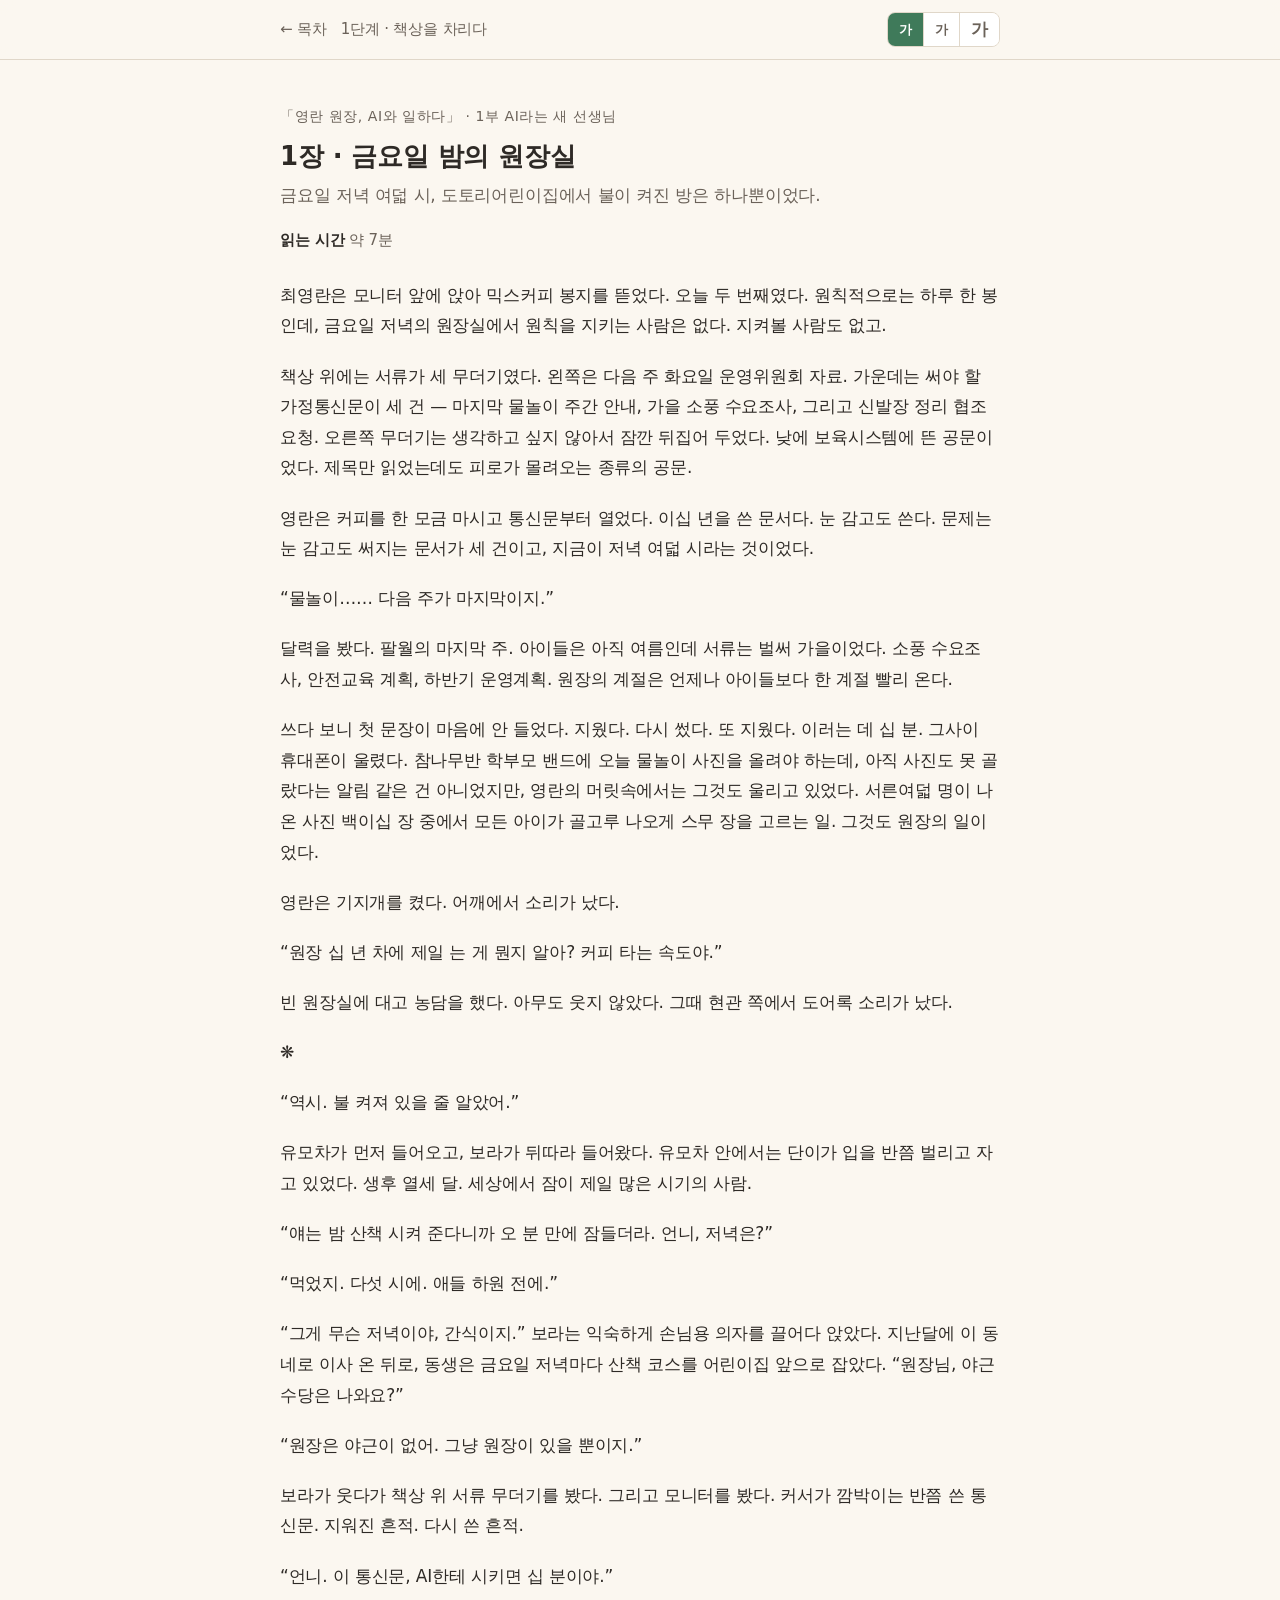
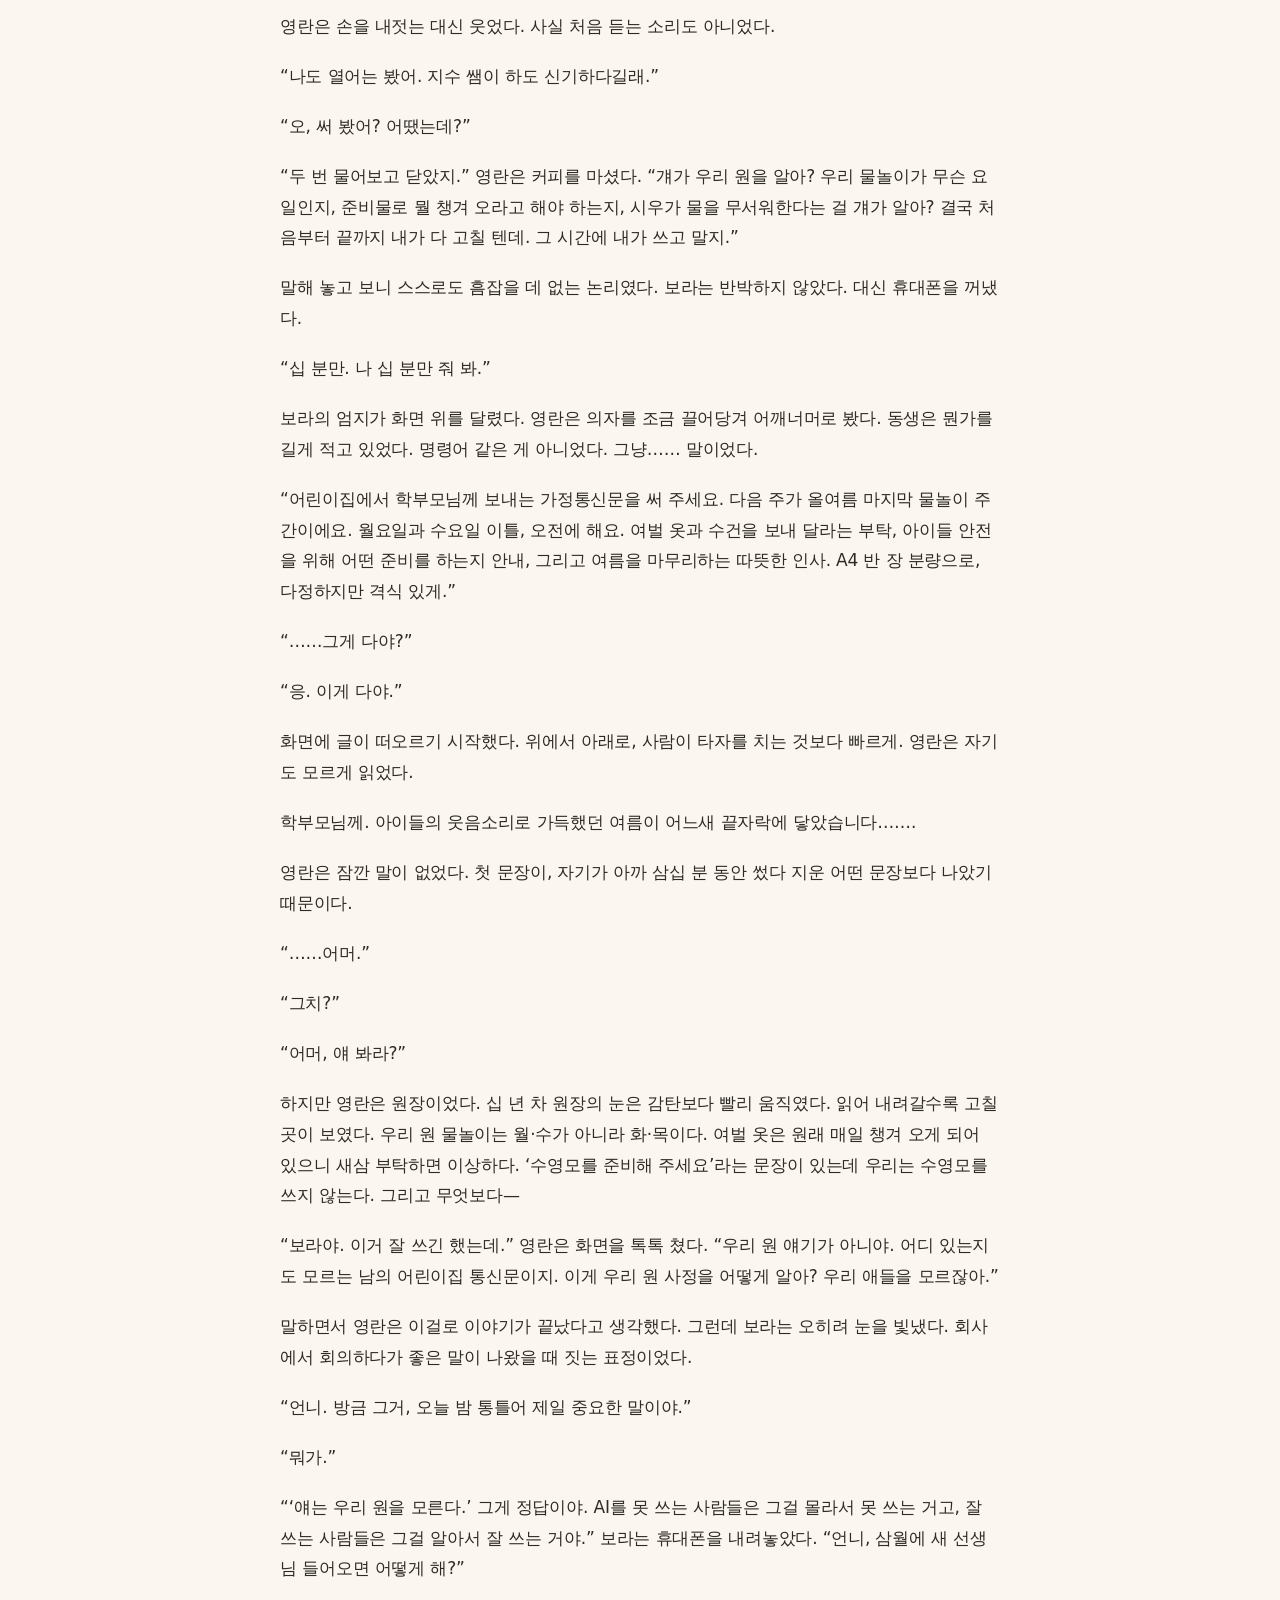
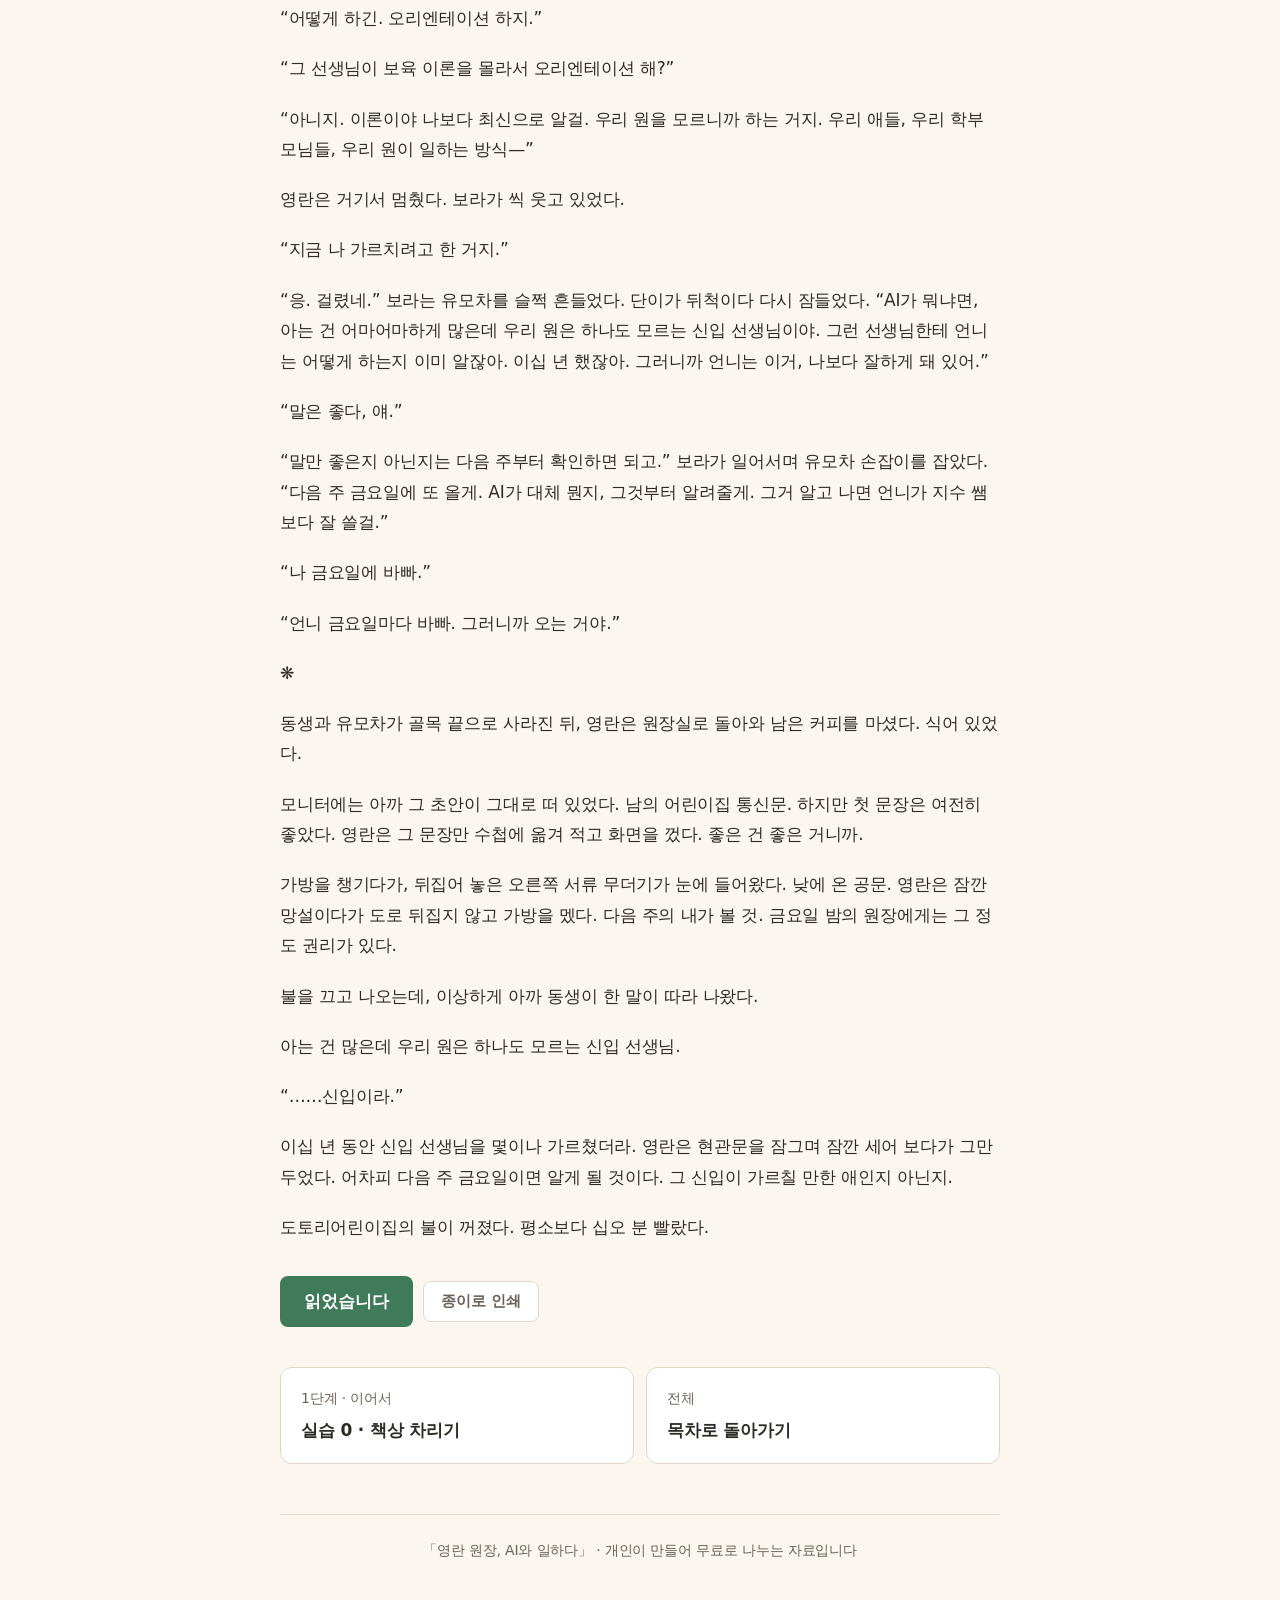
<file: read.html>
<!DOCTYPE html>
<html lang="ko">
<head>
<meta charset="UTF-8">
<meta name="viewport" content="width=device-width, initial-scale=1.0">
<meta name="robots" content="noindex, nofollow">   <!-- 검수 중 검색 차단. 공개할 때 이 줄만 지우세요 -->
<title>읽기 — 원장님 AI</title>
<link rel="stylesheet" href="assets/style.css?v=2607271530">
<style>
  .fsize{display:flex; gap:0; border:1px solid var(--line); border-radius:8px; overflow:hidden; flex:none;}
  .fsize button{background:#fff; color:var(--ink-soft); padding:5px 11px; font-size:13px;
                border-radius:0; border-right:1px solid var(--line);}
  .fsize button:last-child{border-right:0; font-size:17px;}
  .fsize button.on{background:var(--accent); color:#fff;}
  body.f1{font-size:17px;} body.f2{font-size:19.5px;} body.f3{font-size:22px;}
  body.f2 .body p, body.f3 .body p{line-height:1.85;}
</style>
</head>
<body class="f1">

<div class="wrap">
  <header id="head"></header>
  <div class="body" id="body"><div class="loading">불러오는 중…</div></div>
  <div id="after"></div>
  <footer>
    「영란 원장, AI와 일하다」 · 개인이 만들어 무료로 나누는 자료입니다
  </footer>
</div>

<script src="assets/app.js?v=2607271530"></script>
<script>
const KIND = qs("kind") === "concept" ? "concept" : "novel";
const PART = parseInt(qs("part") || "1", 10);
const CH   = parseInt(qs("ch") || "1", 10);

function blockHtml(b){
  switch(b.t){
    case "h":     return `<h2>${esc(b.x)}</h2>`;
    case "quote": return `<div class="quote">${(b.x||[]).map(l=>`<div>${esc(l)}</div>`).join("")}</div>`;
    case "note":  return `<div class="note"><b class="h">${esc(b.h)}</b>${esc(b.x)}</div>`;
    case "blank": return `<div class="blank"></div>`;
    case "check": return `<label class="ck"><input type="checkbox"> <span>${esc(b.x)}</span></label>`;
    case "prompt":
      return `<div class="pbox"><div class="plabel">AI에 그대로 쳐 보세요</div>
        <pre>${esc(b.x)}</pre>
        <div class="btn-row"><button class="btn-copy" data-copy="${esc(b.x)}">복사하기</button></div></div>`;
    default:      return `<p>${esc(b.x)}</p>`;
  }
}

function renderChecks(html){
  // 잇달아 나오는 체크 항목을 한 상자로 묶습니다
  return html.replace(/(<label class="ck">[\s\S]*?<\/label>\s*)+/g,
    m => `<div class="check"><h3>확인하고 넘어가기</h3>${m}</div>`);
}

function navCard(item, label){
  if(!item) return "";
  return `<a href="${esc(item.href)}" onclick="track('next_click',{kind:'${item.kind}'})">
      <small>${esc(label)}</small><b>${esc(item.title)}</b></a>`;
}

(async function(){
  let data, idx;
  try{
    [data, idx] = await Promise.all([Data.part(PART), Data.index()]);
  }catch(e){ fail("이 장을 불러오지 못했습니다."); return; }

  const list = data[KIND] || [];
  const i = list.findIndex(c => c.ch === CH);
  if(i < 0){ fail("이 장을 찾지 못했습니다."); return; }
  const c = list[i];

  const partTitle = (idx.parts.find(p => p.n === PART) || {}).title || "";
  const kindName = KIND === "novel" ? "소설" : "개념서";
  const chLabel  = c.ch === 99 ? "부록" : c.ch + "장";

  const stg = (idx.parts.find(p => p.n === PART) || {}).stages || [];
  const myStage = stg.find(s2 => s2.items.some(x => x.kind === KIND && x.ch === CH));
  topBar("index.html", "목차",
    myStage && Mode.get() === "stage"
      ? `${myStage.n}단계 · ${myStage.name}`
      : `${PART}부 · ${kindName} ${chLabel}`);

  // 글자 크기
  const fs = document.createElement("div");
  fs.className = "fsize";
  fs.innerHTML = `<button data-f="f1">가</button><button data-f="f2">가</button><button data-f="f3">가</button>`;
  $(".top-in").appendChild(fs);
  const saved = Store.get("fsize", "f1");
  document.body.className = saved;
  $$(".fsize button").forEach(b => {
    if(b.dataset.f === saved) b.classList.add("on");
    b.onclick = () => {
      document.body.className = b.dataset.f;
      Store.set("fsize", b.dataset.f);
      $$(".fsize button").forEach(x => x.classList.toggle("on", x === b));
      track("fontsize", { value: b.dataset.f });
    };
  });

  document.title = `${chLabel} ${c.title} — 원장님 AI`;

  $("#head").innerHTML = `
    <div class="series">${esc(KIND === "novel"
        ? `「영란 원장, AI와 일하다」 · ${PART}부 ${partTitle}`
        : `「원장실의 AI」 · ${PART}편 개념서`)}</div>
    <h1 class="small">${esc(chLabel)} · ${esc(c.title)}</h1>
    ${c.sub ? `<p class="sub">${esc(c.sub)}</p>` : ""}
    <div class="meta">
      <span><b>읽는 시간</b> 약 ${c.minutes}분</span>
      ${c.pair ? `<span><b>짝꿍</b> ${esc(c.pair)}</span>` : ""}
    </div>`;

  $("#body").innerHTML = renderChecks(c.blocks.map(blockHtml).join(""));

  $$("[data-copy]").forEach(b => b.onclick = () => {
    copyText(b.dataset.copy);
    track("prompt_copy", { part: PART, chapter: CH, kind: KIND });
  });

  // 다음으로 — 읽는 방식에 맞춰 흐름을 따라갑니다
  const mode = Mode.get();
  const seq  = Flow.all(idx, mode);
  const here = Flow.at(seq, KIND, PART, CH);
  const nx   = here >= 0 ? seq[here + 1] : null;

  const cards = [];
  if(nx){
    const sameStage = nx.stage && seq[here] && seq[here].stage === nx.stage;
    cards.push({ href: Flow.href(nx), kind: nx.kind,
                 label: sameStage ? `${nx.stageN}단계 · 이어서`
                                  : (nx.stage ? `${nx.stageN}단계 「${nx.stage}」` : "다음 장"),
                 title: Flow.label(nx) });
  }

  $("#after").innerHTML = `
    <div class="btn-row" style="margin-top:34px">
      <button class="btn" id="done">읽었습니다</button>
      <button class="btn-ghost" onclick="track('print',{part:${PART},chapter:${CH},kind:'${KIND}'});window.print()">종이로 인쇄</button>
    </div>
    <div class="nextnav">
      ${cards.map(c2 => navCard(c2, c2.label)).join("")}
      <a href="index.html"><small>전체</small><b>목차로 돌아가기</b></a>
    </div>
    ${mode === "novel" ? `<p style="text-align:center; margin:18px 0 0; font-size:15px; color:var(--ink-soft)">
        지금은 <b>소설만 이어 읽기</b>입니다 —
        <a href="index.html" onclick="Mode.set('stage')">개념서와 실습도 함께 보기</a></p>` : ""}`;

  const meta = { part: PART, chapter: CH, kind: KIND };
  $("#done").onclick = () => {
    Progress.mark(KIND, PART, CH, { manual: true });
    track("read_done", Object.assign({}, meta, { value: "버튼 · " + Dwell.sec() + "초" }));
    toast("표시했습니다");
    $("#done").textContent = "표시했습니다 ✓";
    $("#done").disabled = true;
    $("#done").style.opacity = ".6";
  };
  if(Progress.has(KIND, PART, CH)){
    $("#done").textContent = "이미 읽으셨습니다 ✓";
    $("#done").style.opacity = ".6";
  }

  watchScroll(meta, c.minutes);
  track("read_open", meta);
})();
</script>
</body>
</html>
</file>
<file: assets/style.css>
/* 원장님 AI — 공통 스타일
   50~60대 원장님이 주 독자라 글자를 크게, 여백을 넉넉히 잡았습니다. */

:root{
  --paper:#FBF7F0; --ink:#2E2A26; --ink-soft:#6B6259; --ink-faint:#A29889;
  --line:#E0D7C9; --line-soft:#EFE9DF;
  --accent:#3F7A5A; --accent-soft:#EAF2ED; --accent-dark:#356649;
  --warm:#C4703A; --warm-soft:#FBEFE6;
  --white:#fff;
  --font:"Pretendard","Apple SD Gothic Neo","Malgun Gothic","맑은 고딕",system-ui,sans-serif;
  --mono:"D2Coding","SF Mono",Menlo,Consolas,monospace;
}
*{box-sizing:border-box;}
html{scroll-behavior:smooth;}
body{
  margin:0; background:var(--paper); color:var(--ink);
  font-family:var(--font); font-size:18px; line-height:1.8;
  letter-spacing:-0.01em; -webkit-text-size-adjust:100%;
}
.wrap{max-width:760px; margin:0 auto; padding:0 20px 90px;}
.wrap-wide{max-width:1080px; margin:0 auto; padding:0 20px 90px;}

a{color:var(--accent); text-decoration:none;}
a:hover{text-decoration:underline;}

/* ── 상단 바 ── */
.top{
  position:sticky; top:0; z-index:20; background:rgba(251,247,240,.94);
  backdrop-filter:blur(8px); border-bottom:1px solid var(--line);
}
.top-in{max-width:760px; margin:0 auto; padding:12px 20px;
        display:flex; align-items:center; gap:14px;}
.top-in.wide{max-width:1080px;}
.top a.back{font-size:15px; color:var(--ink-soft); white-space:nowrap;}
.top .now{font-size:15px; color:var(--ink-soft); flex:1;
          overflow:hidden; text-overflow:ellipsis; white-space:nowrap;}
.bar{position:absolute; left:0; bottom:-1px; height:2px; background:var(--accent); width:0; transition:width .2s;}

/* ── 제목 ── */
header{padding:44px 0 26px;}
.series{font-size:14px; color:var(--ink-soft); letter-spacing:.04em;}
h1{font-size:31px; margin:10px 0 6px; line-height:1.35; font-weight:700;}
h1.small{font-size:26px;}
.sub{font-size:17px; color:var(--ink-soft); margin:0;}
.meta{margin-top:16px; font-size:15px; color:var(--ink-soft);
      display:flex; flex-wrap:wrap; gap:6px 18px;}
.meta b{font-weight:600; color:var(--ink);}

/* ── 본문 ── */
.body p{margin:0 0 1.15em;}
.body h2{font-size:21px; font-weight:700; margin:2em 0 .7em;
         padding-top:.6em; border-top:1px solid var(--line-soft);}
.body .blank{border-bottom:1.5px dashed var(--line); height:2em; margin:0 0 1.2em;}

.quote{background:var(--white); border-left:4px solid var(--warm);
       padding:20px 24px; margin:1.6em 0; border-radius:0 8px 8px 0;}
.quote div{margin:0 0 .5em;}
.quote div:last-child{margin:0;}

.note{background:var(--warm-soft); border:1px solid #F0D8C4; border-radius:10px;
      padding:15px 18px; margin:1.5em 0; font-size:16.5px; line-height:1.75;}
.note b.h{color:var(--warm); display:block; margin-bottom:3px;}

/* ── 카드/블록 ── */
.card{background:var(--white); border:1px solid var(--line); border-radius:12px;
      padding:24px; margin:20px 0;}
.step{background:var(--white); border:1px solid var(--line); border-radius:12px;
      padding:24px 26px; margin:22px 0;}
.step-head{display:flex; align-items:center; gap:12px; margin-bottom:14px;}
.num{flex:none; min-width:34px; height:34px; padding:0 10px; border-radius:17px;
     background:var(--accent); color:#fff; font-size:15px; font-weight:700;
     display:flex; align-items:center; justify-content:center;}
.step h2{font-size:20px; margin:0; font-weight:700; border:0; padding:0;}

/* ── 입력 ── */
label{display:block; font-size:16px; font-weight:600; margin:18px 0 6px;}
label .hint{font-weight:400; color:var(--ink-soft); font-size:14px;}
input[type=text], input[type=email], input[type=password], textarea, select{
  width:100%; padding:12px 14px; font-size:17px; font-family:inherit;
  border:1.5px solid var(--line); border-radius:8px; background:#FDFCFA;
  color:var(--ink); line-height:1.6;
}
input:focus, textarea:focus, select:focus{outline:none; border-color:var(--accent); background:#fff;}
textarea{resize:vertical; min-height:52px;}
.saved{font-size:13px; color:var(--accent); opacity:0; transition:.3s; margin-left:6px;}
.saved.on{opacity:1;}

/* ── 버튼 ── */
button{font-family:inherit; cursor:pointer; border:none; border-radius:8px;
       font-size:16px; font-weight:600; transition:.15s;}
.btn{background:var(--accent); color:#fff; padding:14px 24px; font-size:17px;}
.btn:hover{background:var(--accent-dark);}
.btn-ghost{background:#fff; border:1.5px solid var(--line); color:var(--ink-soft);
           padding:10px 17px; font-size:15px;}
.btn-ghost:hover{border-color:var(--accent); color:var(--accent);}
.btn-row{display:flex; gap:10px; flex-wrap:wrap; margin-top:16px; align-items:center;}

/* ── 프롬프트 상자 ── */
.pbox{background:#2E2A26; border-radius:12px; padding:20px 22px; margin:1.5em 0;}
.pbox .plabel{font-size:14px; color:#A8A099; margin-bottom:10px;}
.pbox pre{white-space:pre-wrap; word-break:break-word; margin:0 0 14px;
          font-family:var(--mono); font-size:15px; line-height:1.75; color:#F2EDE5;
          background:#3A3530; border-radius:8px; padding:16px; max-height:400px; overflow:auto;}
.pbox pre .empty{color:#8A8279; font-style:italic;}
.pbox mark{background:#5A4A2E; color:#FFD9A0; padding:0 3px; border-radius:2px;}
.pbox .phint{font-size:14px; color:#A8A099; margin:10px 0 0;}
.pbox .btn-copy{background:#F2EDE5; color:#2E2A26; padding:11px 20px; font-size:16px;}
.pbox .btn-copy:hover{background:#fff;}
.pbox .btn-open{background:#4A443E; color:#F2EDE5; padding:11px 18px; font-size:15px;
                border:1px solid #5A534C; text-decoration:none; border-radius:8px; display:inline-block;}
.pbox .btn-open:hover{background:#565049; text-decoration:none;}
.pbox .btn-row{margin-top:0;}

/* ── 체크리스트 ── */
.check{background:var(--accent-soft); border-radius:12px; padding:22px 26px; margin:30px 0;}
.check h3{margin:0 0 12px; font-size:19px;}
.check label{display:flex; gap:10px; align-items:flex-start; font-weight:400;
             margin:0 0 10px; cursor:pointer; font-size:16.5px; line-height:1.6;}
.check input{margin-top:6px; width:18px; height:18px; accent-color:var(--accent); flex:none;}

/* ── 목차 ── */
.part{margin:34px 0;}
.part-head{display:flex; align-items:baseline; gap:12px; margin-bottom:6px;}
.part-head h2{font-size:23px; margin:0; font-weight:700;}
.part-head .tag{font-size:13px; padding:3px 10px; border-radius:12px;
                background:var(--line-soft); color:var(--ink-soft); font-weight:600;}
.part-head .tag.open{background:var(--accent-soft); color:var(--accent-dark);}
.part-desc{color:var(--ink-soft); font-size:16px; margin:0 0 16px;}

.toc{background:var(--white); border:1px solid var(--line); border-radius:12px; overflow:hidden;}
.toc-group{border-bottom:1px solid var(--line-soft);}
.toc-group:last-child{border-bottom:0;}
.toc-title{padding:13px 20px; background:#FDFBF7; font-size:15px; font-weight:700;
           color:var(--ink-soft); display:flex; justify-content:space-between; align-items:center;}
.toc-item{display:flex; align-items:center; gap:12px; padding:13px 20px;
          border-top:1px solid var(--line-soft); color:var(--ink); text-decoration:none;}
.toc-item:hover{background:#FDFBF7; text-decoration:none;}
.toc-item .dot{flex:none; width:22px; height:22px; border-radius:50%;
               border:1.5px solid var(--line); display:flex; align-items:center;
               justify-content:center; font-size:12px; color:var(--ink-faint);}
.toc-item.done .dot{background:var(--accent); border-color:var(--accent); color:#fff;}
.toc-item .t{flex:1; font-size:16.5px;}
.toc-item .t small{display:block; color:var(--ink-soft); font-size:14px; font-weight:400;}
.toc-item .m{font-size:14px; color:var(--ink-faint); white-space:nowrap;}
.toc-item.lock{opacity:.45; pointer-events:none;}

/* ── 진도 막대 ── */
.prog{display:flex; align-items:center; gap:12px; margin:8px 0 0;}
.prog .track{flex:1; height:8px; background:var(--line-soft); border-radius:4px; overflow:hidden;}
.prog .fill{height:100%; background:var(--accent); width:0; transition:width .4s;}
.prog .pct{font-size:14px; color:var(--ink-soft); white-space:nowrap; font-weight:600;}

/* ── 다음으로 ── */
.nextnav{display:flex; gap:12px; margin:40px 0 0; flex-wrap:wrap;}
.nextnav a{flex:1; min-width:200px; background:var(--white); border:1px solid var(--line);
           border-radius:12px; padding:18px 20px; text-decoration:none; color:var(--ink);}
.nextnav a:hover{border-color:var(--accent); text-decoration:none;}
.nextnav small{display:block; color:var(--ink-soft); font-size:14px; margin-bottom:3px;}
.nextnav b{font-size:17px; font-weight:600;}

/* ── 피드백 ── */
.fb{border:2px dashed var(--line); border-radius:12px; padding:24px 26px; margin:30px 0;}
.fb h3{margin:0 0 4px; font-size:19px;}
.fb .why{color:var(--ink-soft); font-size:15px; margin:0 0 4px;}

footer{margin-top:50px; padding-top:22px; border-top:1px solid var(--line);
       text-align:center; color:var(--ink-soft); font-size:14px; line-height:1.9;}

#toast{position:fixed; left:50%; bottom:34px; transform:translateX(-50%) translateY(20px);
       background:var(--ink); color:#fff; padding:14px 24px; border-radius:30px;
       font-size:16px; font-weight:600; opacity:0; pointer-events:none;
       transition:.25s; z-index:99; max-width:90vw; text-align:center;}
#toast.on{opacity:1; transform:translateX(-50%) translateY(0);}

.loading{text-align:center; padding:80px 20px; color:var(--ink-faint);}

@media print{
  .top,.nextnav,.fb,.btn-row,.pbox .btn-row,footer,.check input{display:none !important;}
  body{background:#fff; font-size:11.5pt; line-height:1.65;}
  .pbox{background:#fff; border:1px solid #999;}
  .pbox pre{background:#F5F5F5; color:#000; max-height:none; overflow:visible;}
  .pbox .plabel,.pbox .phint{color:#555;}
  .card,.step,.quote,.note,.check{break-inside:avoid;}
  a{color:#000; text-decoration:none;}
}
@media (max-width:600px){
  body{font-size:17px;}
  h1{font-size:26px;} h1.small{font-size:22px;}
  .wrap,.wrap-wide{padding:0 16px 60px;}
  .step,.card{padding:20px 17px;}
  .toc-item{padding:12px 15px;}
  .check{padding:20px 18px;}
}

/* ── 단계 목차 ── */
.modes{display:inline-flex; border:1px solid var(--line); border-radius:9px;
       overflow:hidden; background:var(--white);}
.modes button{background:var(--white); color:var(--ink-soft); padding:9px 16px;
              font-size:15px; border-radius:0; border-right:1px solid var(--line);}
.modes button:last-child{border-right:0;}
.modes button.on{background:var(--accent); color:#fff;}
.modehint{margin:10px 0 0; font-size:15px; color:var(--ink-soft);}
#modebar{margin:26px 0 6px;}

.stage-n{display:inline-flex; width:22px; height:22px; border-radius:50%;
         background:var(--accent); color:#fff; font-size:12.5px; font-weight:700;
         align-items:center; justify-content:center; margin-right:9px; vertical-align:-4px;}
.toc-group.stage-done .stage-n{background:var(--ink-faint);}
.toc-title{font-size:16px; color:var(--ink);}
.kindtag{display:inline-block; min-width:44px; font-size:12.5px; color:var(--ink-faint);
         font-weight:600; margin-right:8px;}
.toc-item.done .kindtag{color:var(--accent);}

@media (max-width:600px){
  .modes button{padding:9px 12px; font-size:14px;}
  .kindtag{min-width:36px; font-size:11.5px; margin-right:5px;}
}
</file>
